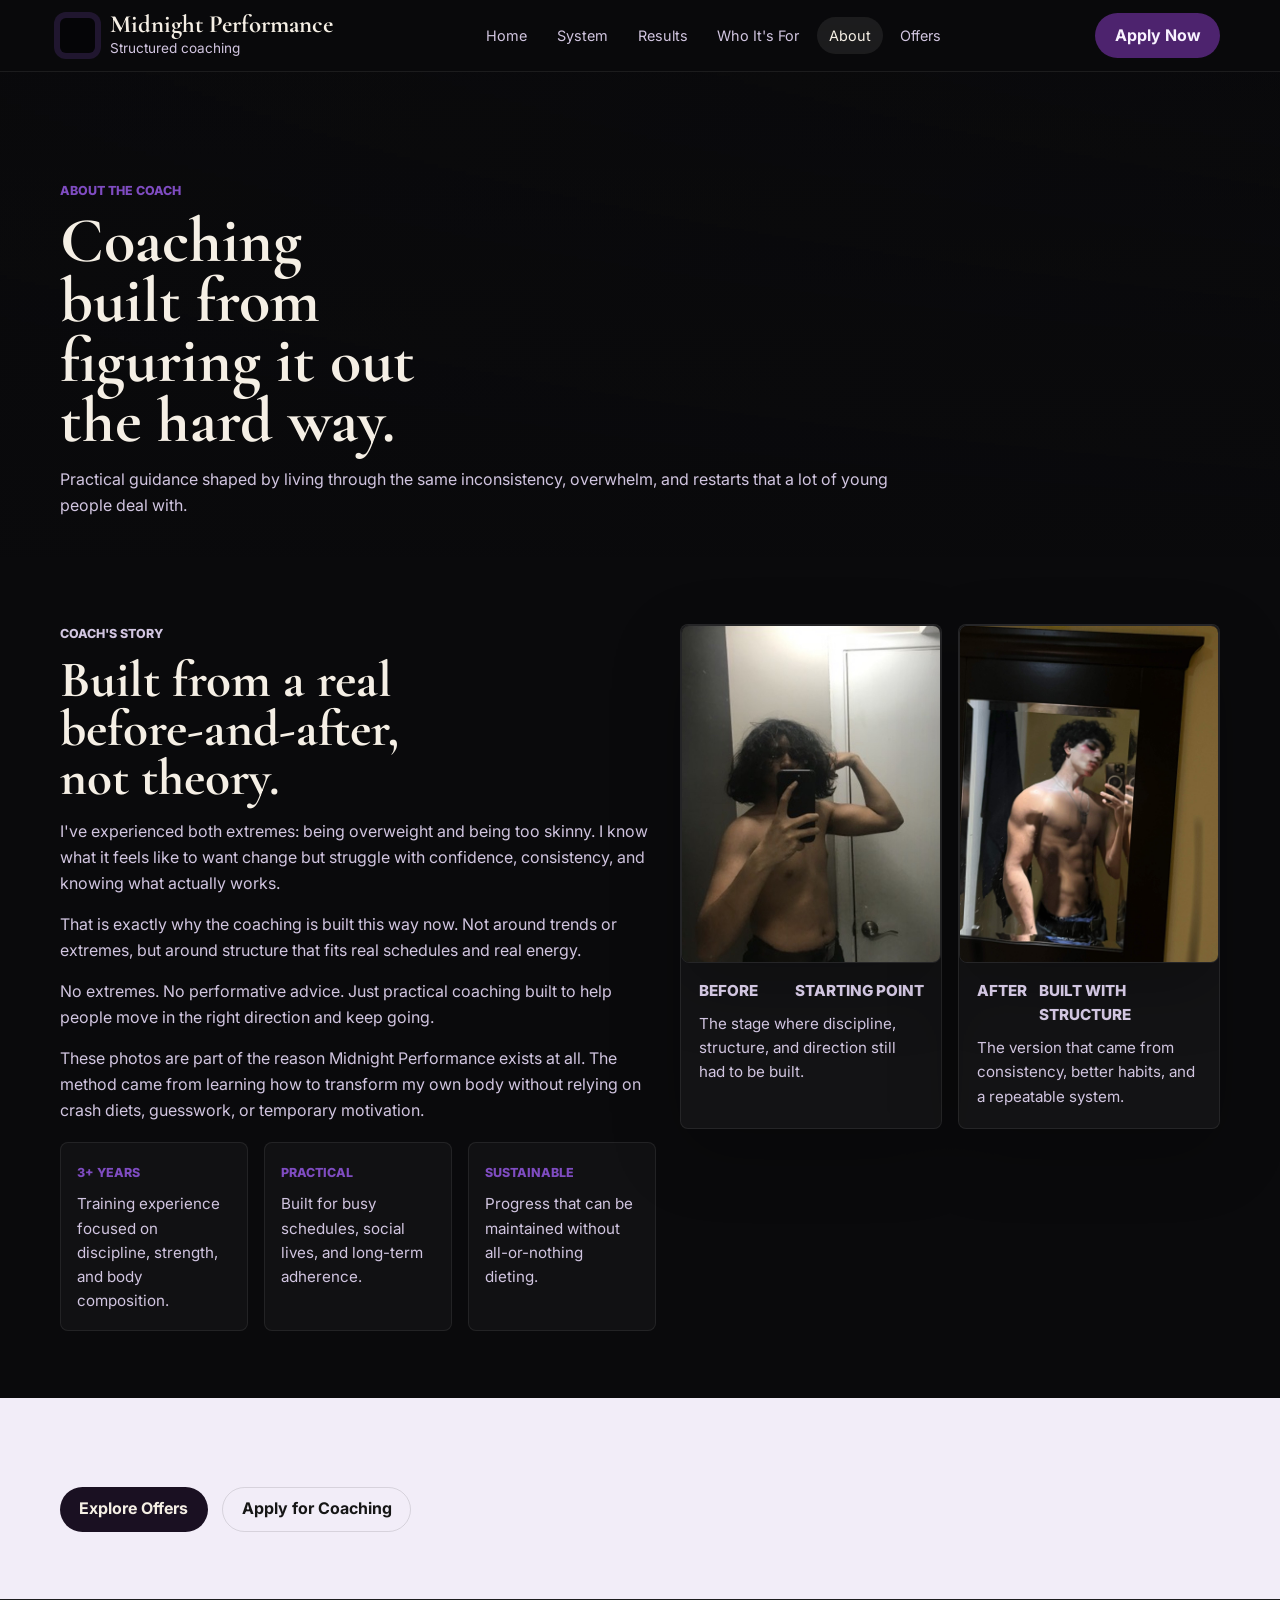
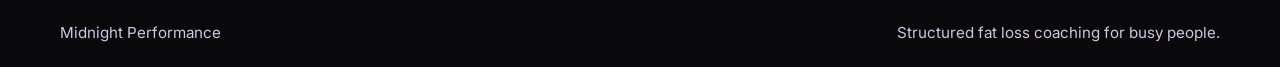
<file: about.html>
<!DOCTYPE html>
<html lang="en">
  <head>
    <meta charset="UTF-8" />
    <meta name="viewport" content="width=device-width, initial-scale=1.0" />
    <title>About | Midnight Performance</title>
    <meta
      name="description"
      content="Meet the coach behind Midnight Performance and the story that shapes the coaching philosophy."
    />
    <link rel="preconnect" href="https://fonts.googleapis.com" />
    <link rel="preconnect" href="https://fonts.gstatic.com" crossorigin />
    <link
      href="https://fonts.googleapis.com/css2?family=Cormorant+Garamond:wght@500;600;700&family=Inter:wght@400;500;600;700;800&display=swap"
      rel="stylesheet"
    />
    <link rel="stylesheet" href="./styles.css" />
  </head>
  <body>
    <header class="site-header">
      <div class="container header-inner">
        <a class="brand" href="./index.html" aria-label="Midnight Performance home">
          <span class="brand-mark"></span>
          <span class="brand-copy">
            <strong>Midnight Performance</strong>
            <span>Structured coaching</span>
          </span>
        </a>

        <nav class="site-nav" aria-label="Primary">
          <a href="./index.html">Home</a>
          <a href="./system.html">System</a>
          <a href="./results.html">Results</a>
          <a href="./for-you.html">Who It's For</a>
          <a href="./about.html" aria-current="page">About</a>
          <a href="./offers.html">Offers</a>
        </nav>

        <a class="button button-gold button-header" href="./offers.html#apply">Apply Now</a>
      </div>
    </header>

    <main>
      <section class="page-hero about-hero">
        <div class="container page-hero-content">
          <p class="eyebrow reveal is-visible">About the coach</p>
          <h1 class="reveal is-visible">Coaching built from figuring it out the hard way.</h1>
          <p class="section-copy reveal is-visible">
            Practical guidance shaped by living through the same inconsistency,
            overwhelm, and restarts that a lot of young people deal with.
          </p>
        </div>
      </section>

      <section class="section section-dark">
        <div class="container about-grid">
          <div class="about-copy">
            <div class="section-heading reveal">
              <p class="eyebrow">Coach's story</p>
              <h2>Built from a real before-and-after, not theory.</h2>
            </div>

            <p class="reveal">
              I've experienced both extremes: being overweight and being too skinny. I
              know what it feels like to want change but struggle with confidence,
              consistency, and knowing what actually works.
            </p>
            <p class="reveal">
              That is exactly why the coaching is built this way now. Not around trends
              or extremes, but around structure that fits real schedules and real energy.
            </p>
            <p class="reveal">
              No extremes. No performative advice. Just practical coaching built to help
              people move in the right direction and keep going.
            </p>
            <p class="reveal">
              These photos are part of the reason Midnight Performance exists at all. The
              method came from learning how to transform my own body without relying on
              crash diets, guesswork, or temporary motivation.
            </p>

            <div class="about-points reveal">
              <div>
                <span>3+ years</span>
                <p>Training experience focused on discipline, strength, and body composition.</p>
              </div>
              <div>
                <span>Practical</span>
                <p>Built for busy schedules, social lives, and long-term adherence.</p>
              </div>
              <div>
                <span>Sustainable</span>
                <p>Progress that can be maintained without all-or-nothing dieting.</p>
              </div>
            </div>
          </div>

          <div class="about-media reveal" aria-label="Coach before and after photos">
            <article class="transformation-card">
              <img
                class="about-image"
                src="./IMG_7317.png"
                alt="Coach before transformation"
                loading="lazy"
              />
              <div class="transformation-copy">
                <p class="transformation-label"><span>Before</span><span>Starting point</span></p>
                <p>The stage where discipline, structure, and direction still had to be built.</p>
              </div>
            </article>

            <article class="transformation-card">
              <img
                class="about-image"
                src="./91D78B64-5FDA-4EB9-8F69-EA9932AF6379.jpg"
                alt="Coach after transformation"
                loading="lazy"
              />
              <div class="transformation-copy">
                <p class="transformation-label"><span>After</span><span>Built with structure</span></p>
                <p>The version that came from consistency, better habits, and a repeatable system.</p>
              </div>
            </article>
          </div>
        </div>
      </section>

      <section class="section section-light">
        <div class="container page-links">
          <a class="button button-dark reveal" href="./offers.html">Explore Offers</a>
          <a class="button button-outline-dark reveal" href="./offers.html#apply">Apply for Coaching</a>
        </div>
      </section>
    </main>

    <footer class="site-footer">
      <div class="container footer-inner">
        <p>Midnight Performance</p>
        <p>Structured fat loss coaching for busy people.</p>
      </div>
    </footer>

    <script src="./script.js"></script>
  </body>
</html>
</file>
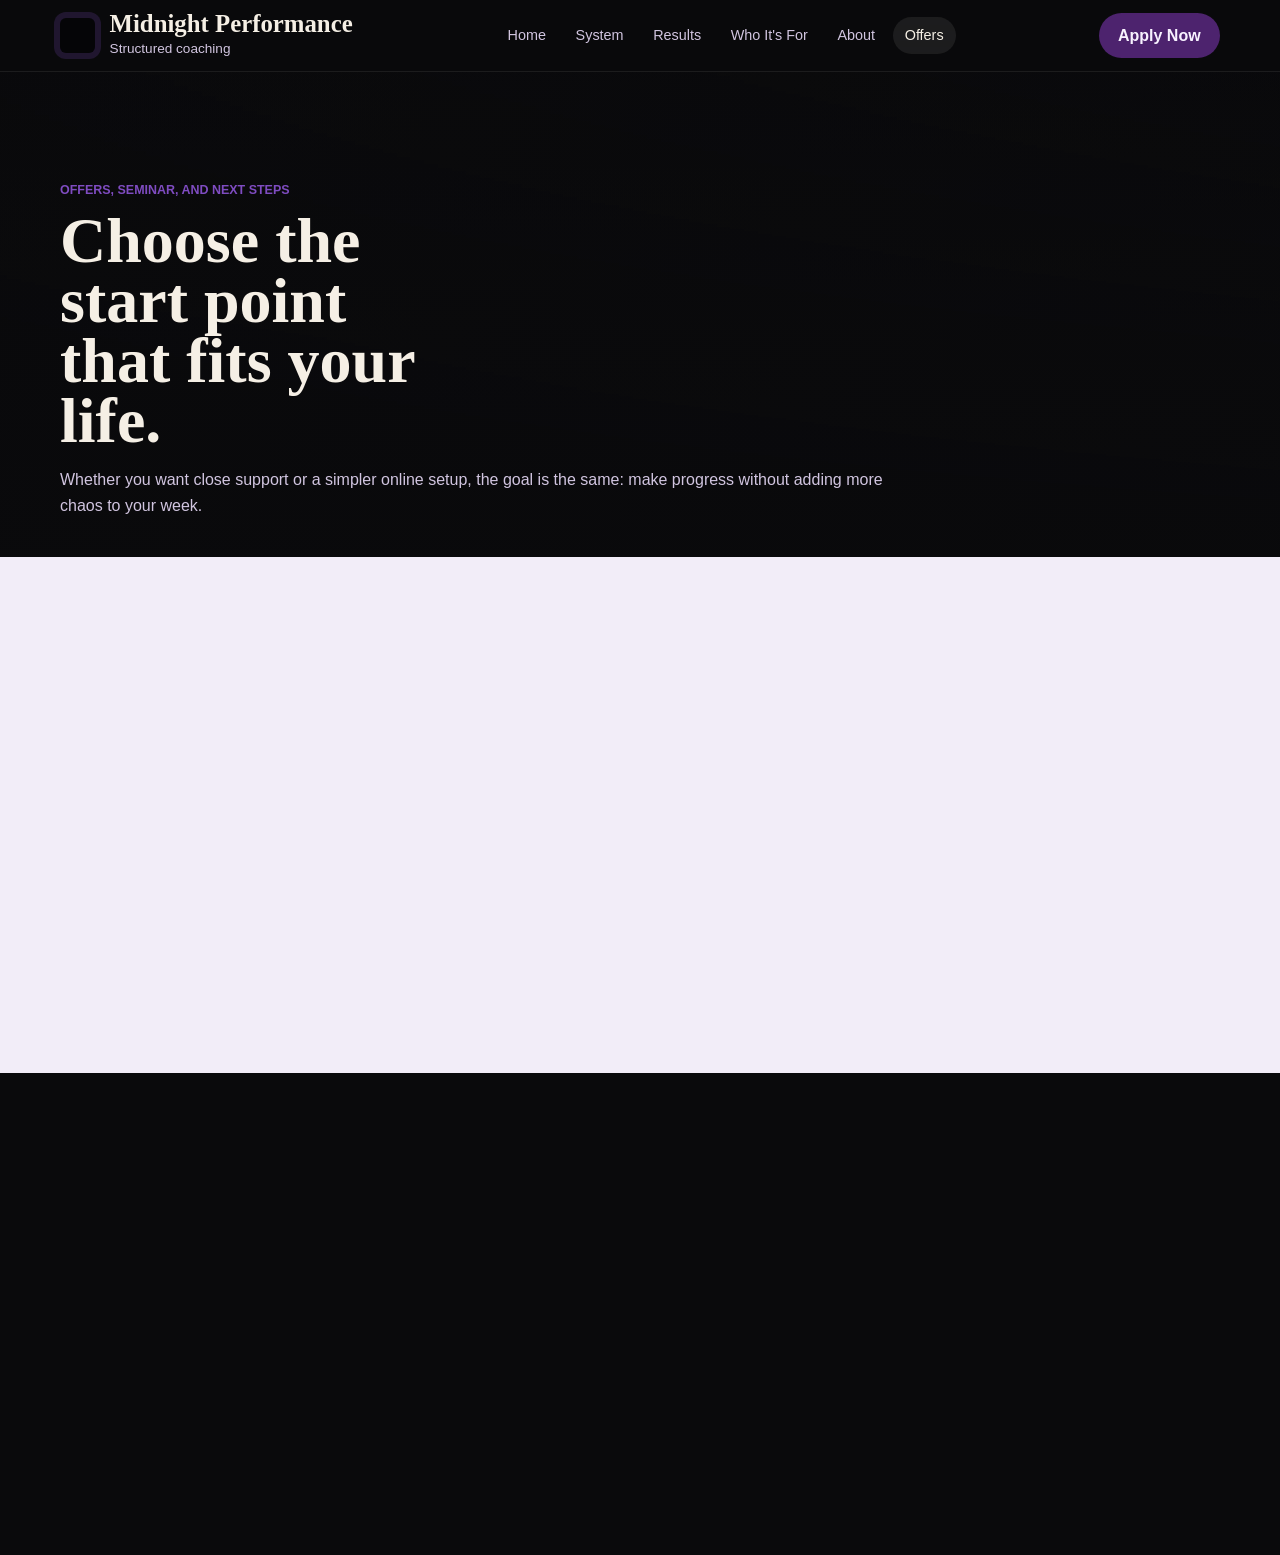
<file: apply.html>
<!DOCTYPE html>
<html lang="en">
  <head>
    <meta charset="UTF-8" />
    <meta http-equiv="refresh" content="0; url=./offers.html#apply" />
    <meta name="viewport" content="width=device-width, initial-scale=1.0" />
    <title>Redirecting | Midnight Performance</title>
    <link rel="stylesheet" href="./styles.css" />
  </head>
  <body>
    <main class="section section-dark">
      <div class="container section-heading centered">
        <p class="eyebrow">Redirecting</p>
        <h2>Apply now lives inside the offers page.</h2>
        <p class="section-copy centered-copy">
          If the redirect does not happen automatically, head to
          <a href="./offers.html#apply">the apply section</a>.
        </p>
      </div>
    </main>
  </body>
</html>
</file>
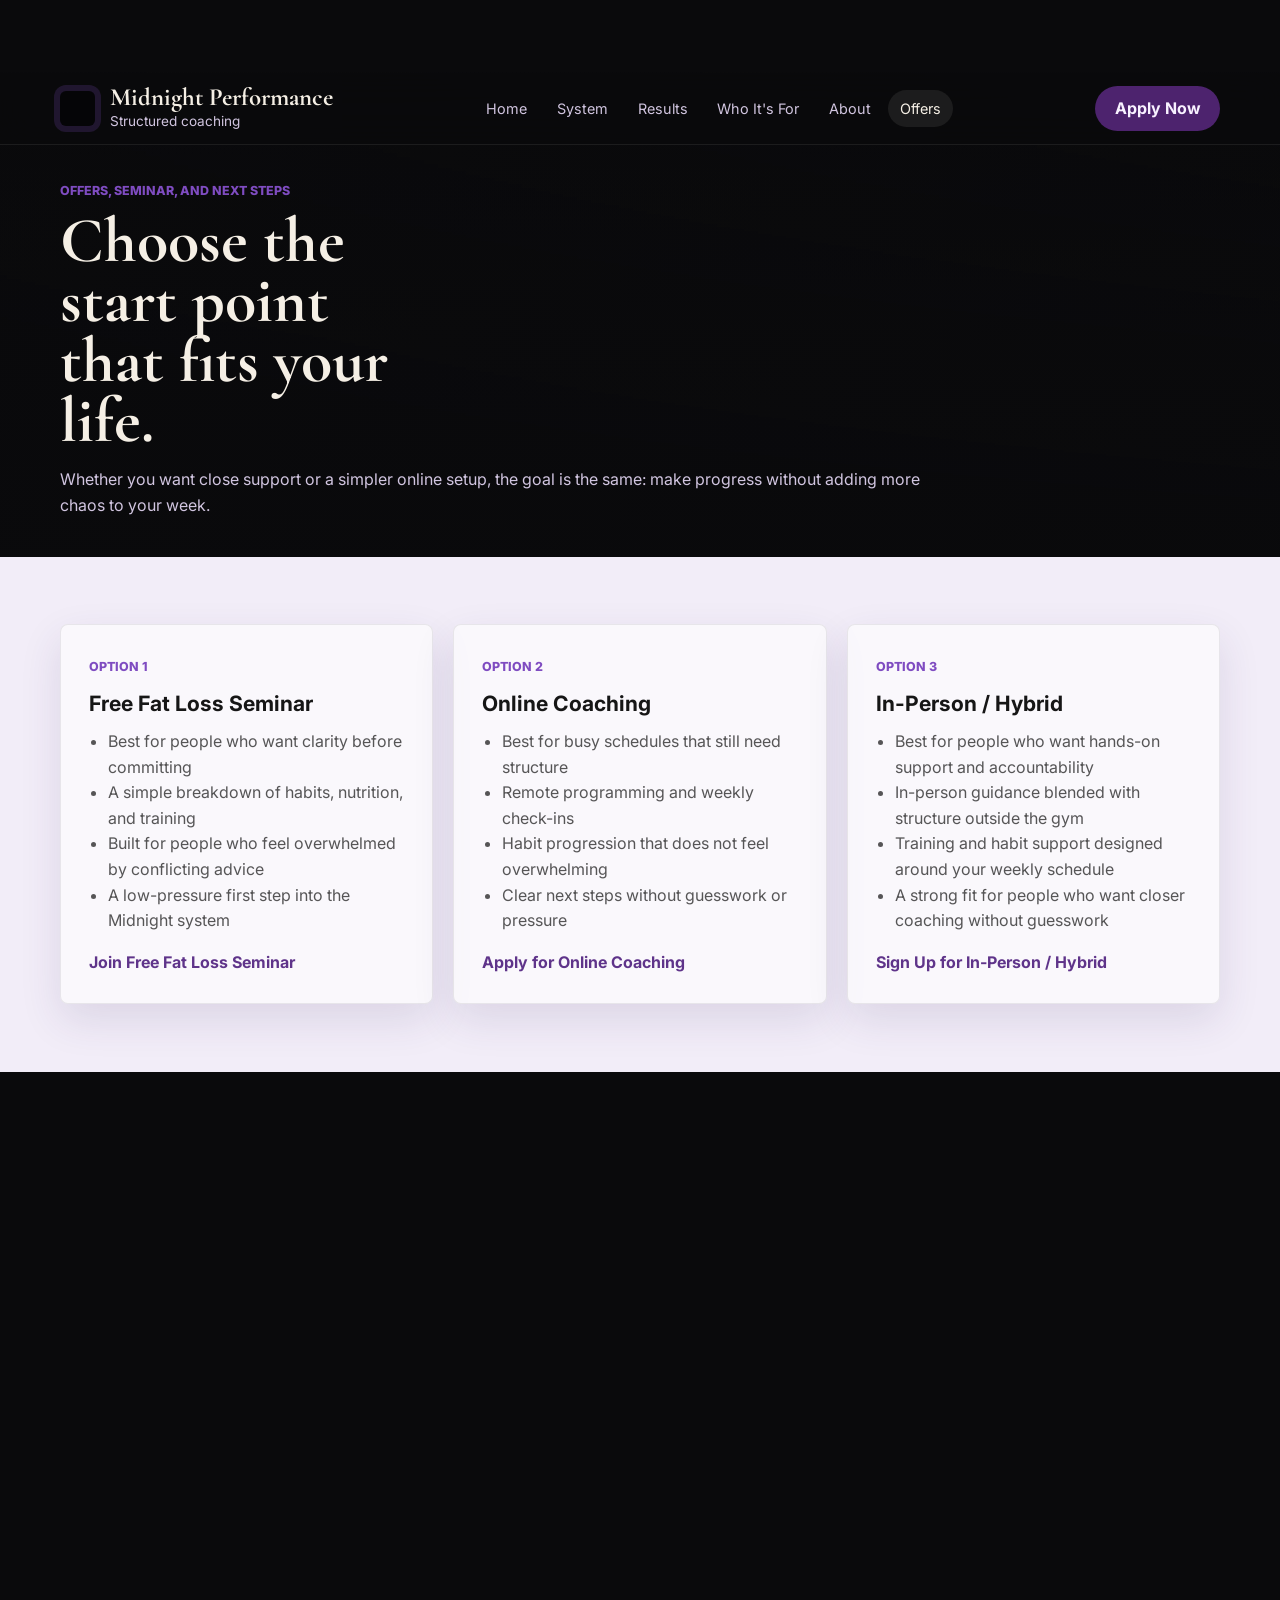
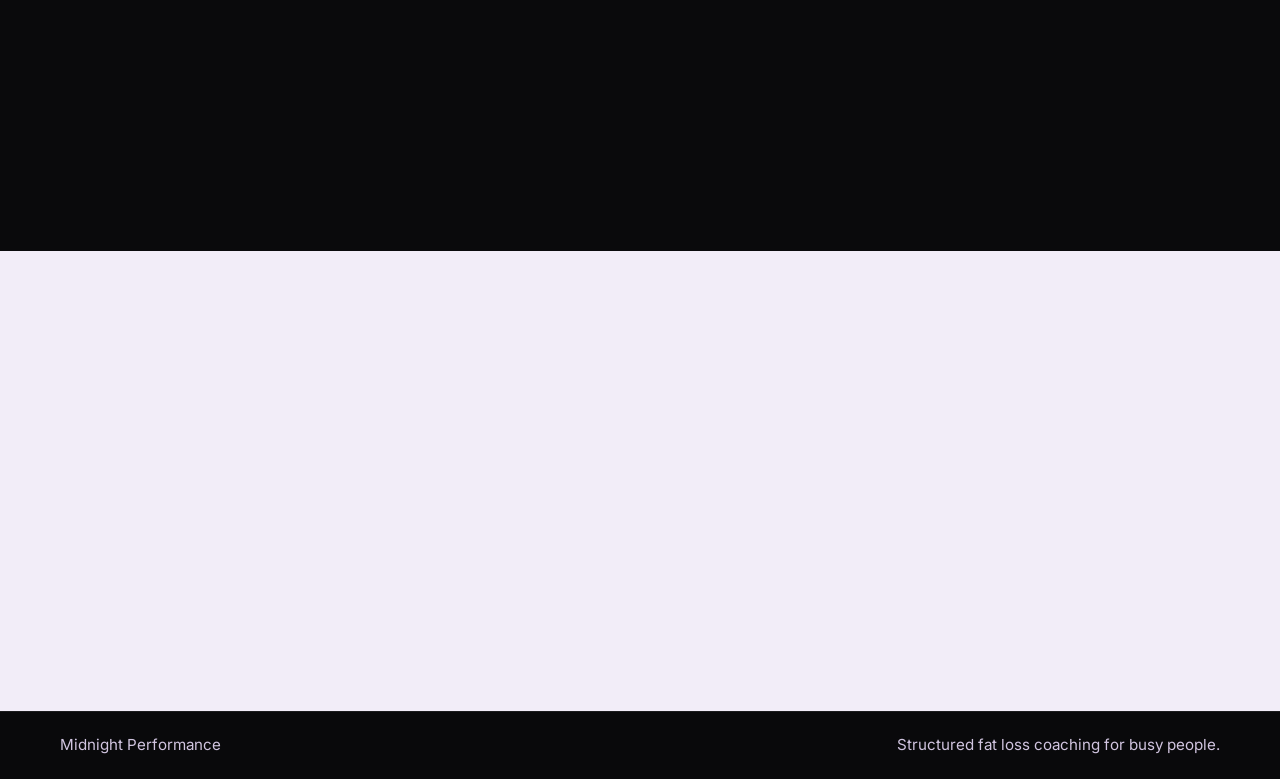
<file: breakdown.html>
<!DOCTYPE html>
<html lang="en">
  <head>
    <meta charset="UTF-8" />
    <meta http-equiv="refresh" content="0; url=./offers.html#seminar" />
    <meta name="viewport" content="width=device-width, initial-scale=1.0" />
    <title>Redirecting | Midnight Performance</title>
    <link rel="stylesheet" href="./styles.css" />
  </head>
  <body>
    <main class="section section-dark">
      <div class="container section-heading centered">
        <p class="eyebrow">Redirecting</p>
        <h2>The seminar now lives inside the offers page.</h2>
        <p class="section-copy centered-copy">
          If the redirect does not happen automatically, head to
          <a href="./offers.html#seminar">the seminar section</a>.
        </p>
      </div>
    </main>
  </body>
</html>
</file>
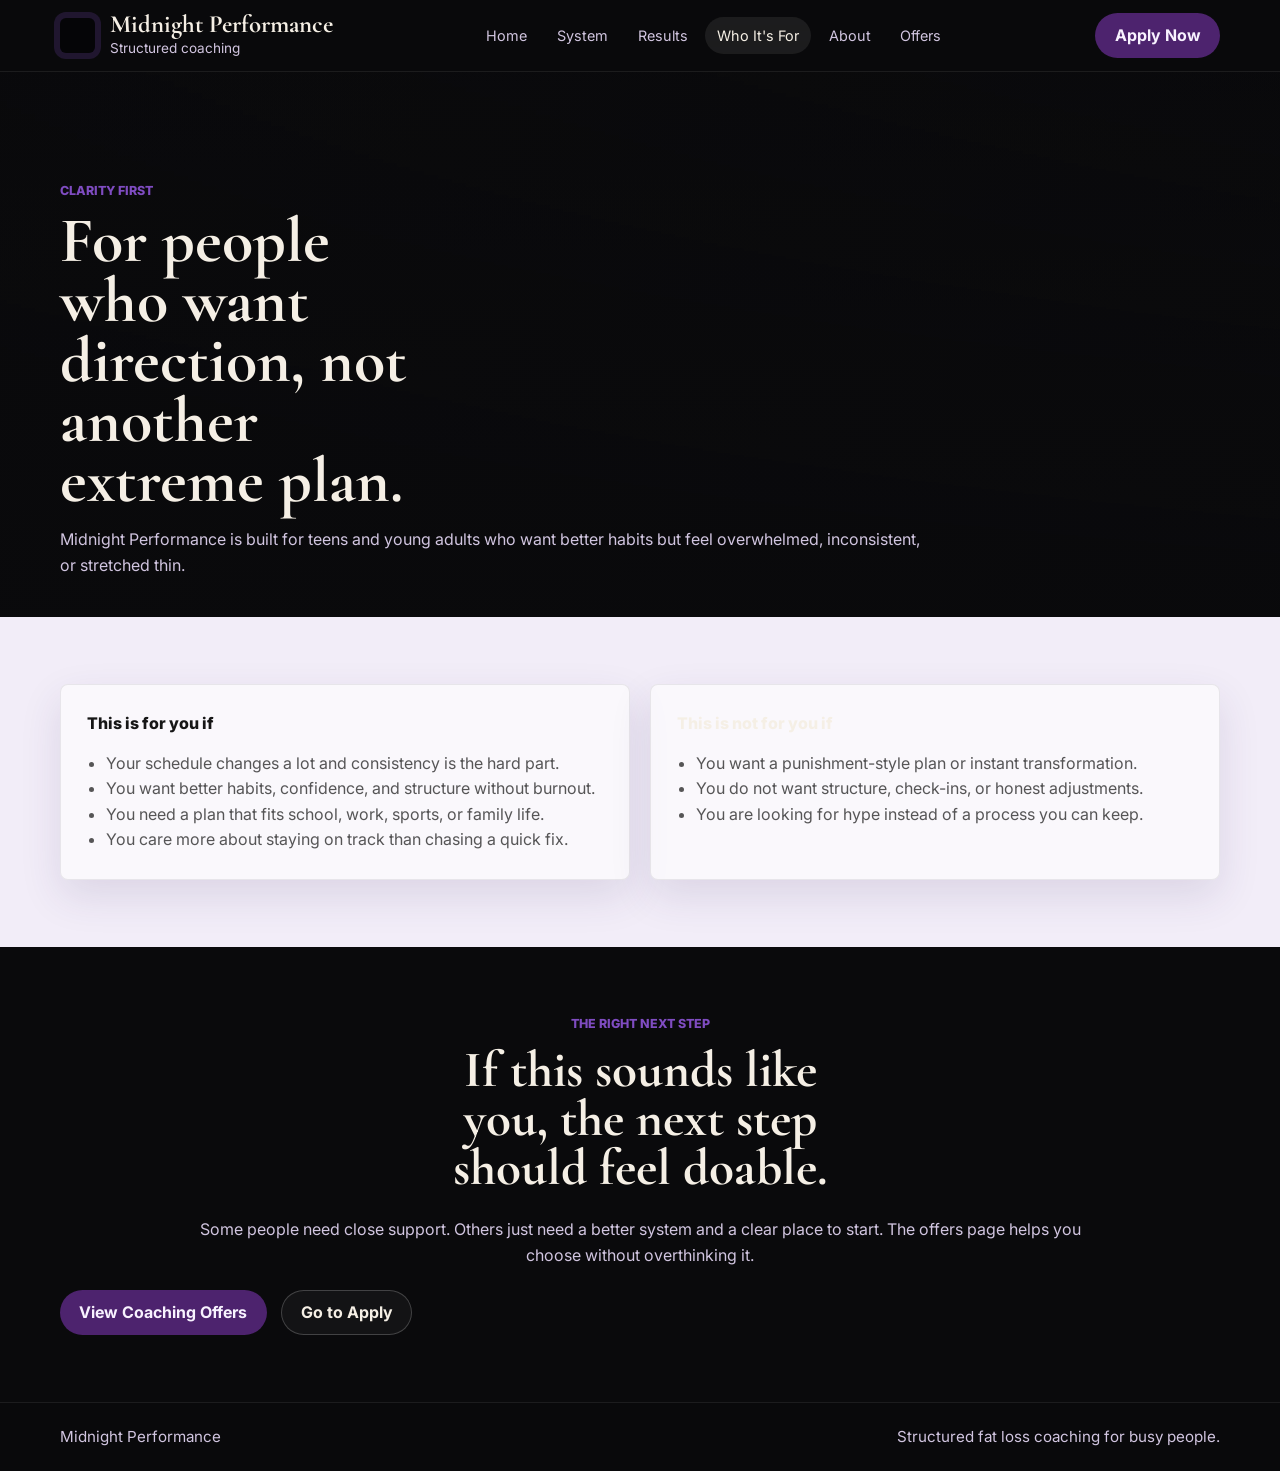
<file: for-you.html>
<!DOCTYPE html>
<html lang="en">
  <head>
    <meta charset="UTF-8" />
    <meta name="viewport" content="width=device-width, initial-scale=1.0" />
    <title>Who It's For | Midnight Performance</title>
    <meta
      name="description"
      content="See whether Midnight Performance is the right fit for teens and young adults who need better structure."
    />
    <link rel="preconnect" href="https://fonts.googleapis.com" />
    <link rel="preconnect" href="https://fonts.gstatic.com" crossorigin />
    <link
      href="https://fonts.googleapis.com/css2?family=Cormorant+Garamond:wght@500;600;700&family=Inter:wght@400;500;600;700;800&display=swap"
      rel="stylesheet"
    />
    <link rel="stylesheet" href="./styles.css" />
  </head>
  <body>
    <header class="site-header">
      <div class="container header-inner">
        <a class="brand" href="./index.html" aria-label="Midnight Performance home">
          <span class="brand-mark"></span>
          <span class="brand-copy">
            <strong>Midnight Performance</strong>
            <span>Structured coaching</span>
          </span>
        </a>

        <nav class="site-nav" aria-label="Primary">
          <a href="./index.html">Home</a>
          <a href="./system.html">System</a>
          <a href="./results.html">Results</a>
          <a href="./for-you.html" aria-current="page">Who It's For</a>
          <a href="./about.html">About</a>
          <a href="./offers.html">Offers</a>
        </nav>

        <a class="button button-gold button-header" href="./offers.html#apply">Apply Now</a>
      </div>
    </header>

    <main>
      <section class="page-hero fit-hero">
        <div class="container page-hero-content">
          <p class="eyebrow reveal is-visible">Clarity first</p>
          <h1 class="reveal is-visible">For people who want direction, not another extreme plan.</h1>
          <p class="section-copy reveal is-visible">
            Midnight Performance is built for teens and young adults who want better
            habits but feel overwhelmed, inconsistent, or stretched thin.
          </p>
        </div>
      </section>

      <section class="section section-light">
        <div class="container fit-grid">
          <article class="fit-panel reveal">
            <p class="fit-label">This is for you if</p>
            <ul>
              <li>Your schedule changes a lot and consistency is the hard part.</li>
              <li>You want better habits, confidence, and structure without burnout.</li>
              <li>You need a plan that fits school, work, sports, or family life.</li>
              <li>You care more about staying on track than chasing a quick fix.</li>
            </ul>
          </article>

          <article class="fit-panel fit-panel-dark reveal">
            <p class="fit-label">This is not for you if</p>
            <ul>
              <li>You want a punishment-style plan or instant transformation.</li>
              <li>You do not want structure, check-ins, or honest adjustments.</li>
              <li>You are looking for hype instead of a process you can keep.</li>
            </ul>
          </article>
        </div>
      </section>

      <section class="section section-dark">
        <div class="container split-intro">
          <div class="section-heading reveal">
            <p class="eyebrow">The right next step</p>
            <h2>If this sounds like you, the next step should feel doable.</h2>
          </div>
          <p class="section-copy reveal">
            Some people need close support. Others just need a better system and a clear
            place to start. The offers page helps you choose without overthinking it.
          </p>
        </div>

        <div class="container page-links">
          <a class="button button-gold reveal" href="./offers.html">View Coaching Offers</a>
          <a class="button button-ghost reveal" href="./offers.html#apply">Go to Apply</a>
        </div>
      </section>
    </main>

    <footer class="site-footer">
      <div class="container footer-inner">
        <p>Midnight Performance</p>
        <p>Structured fat loss coaching for busy people.</p>
      </div>
    </footer>

    <script src="./script.js"></script>
  </body>
</html>
</file>
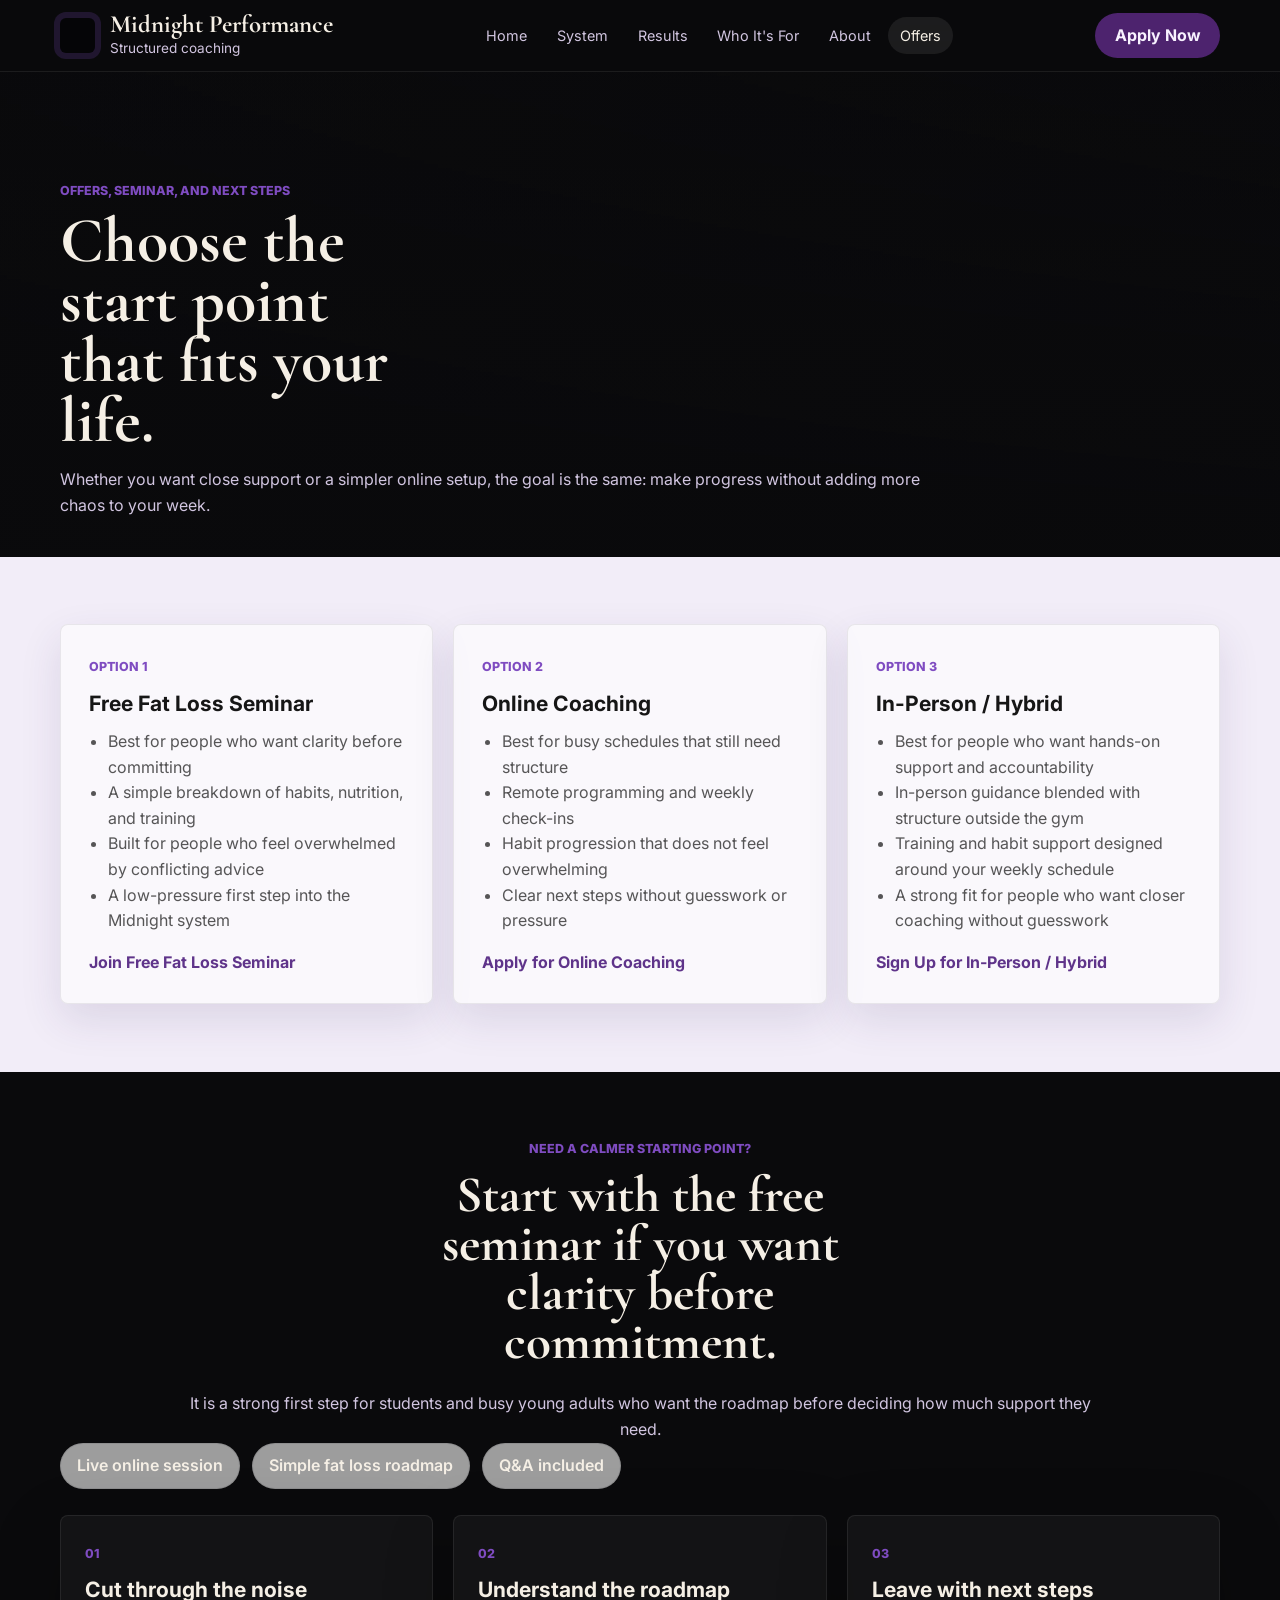
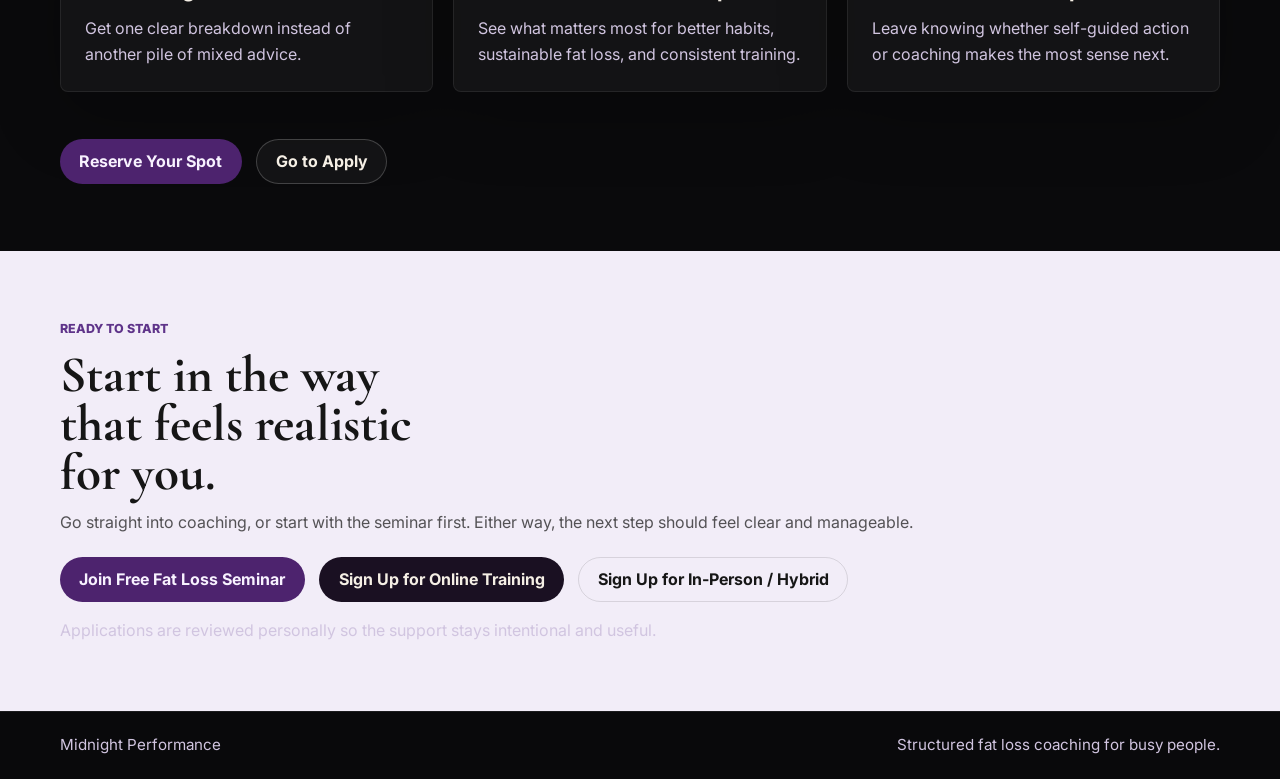
<file: offers.html>
<!DOCTYPE html>
<html lang="en">
  <head>
    <meta charset="UTF-8" />
    <meta name="viewport" content="width=device-width, initial-scale=1.0" />
    <title>Offers | Midnight Performance</title>
    <meta
      name="description"
      content="Compare Midnight Performance options, start with a free seminar, and choose a doable next step."
    />
    <link rel="preconnect" href="https://fonts.googleapis.com" />
    <link rel="preconnect" href="https://fonts.gstatic.com" crossorigin />
    <link
      href="https://fonts.googleapis.com/css2?family=Cormorant+Garamond:wght@500;600;700&family=Inter:wght@400;500;600;700;800&display=swap"
      rel="stylesheet"
    />
    <link rel="stylesheet" href="./styles.css" />
  </head>
  <body>
    <header class="site-header">
      <div class="container header-inner">
        <a class="brand" href="./index.html" aria-label="Midnight Performance home">
          <span class="brand-mark"></span>
          <span class="brand-copy">
            <strong>Midnight Performance</strong>
            <span>Structured coaching</span>
          </span>
        </a>

        <nav class="site-nav" aria-label="Primary">
          <a href="./index.html">Home</a>
          <a href="./system.html">System</a>
          <a href="./results.html">Results</a>
          <a href="./for-you.html">Who It's For</a>
          <a href="./about.html">About</a>
          <a href="./offers.html" aria-current="page">Offers</a>
        </nav>

        <a class="button button-gold button-header" href="./offers.html#apply">Apply Now</a>
      </div>
    </header>

    <main>
      <section class="page-hero offers-hero">
        <div class="container page-hero-content">
          <p class="eyebrow reveal is-visible">Offers, seminar, and next steps</p>
          <h1 class="reveal is-visible">Choose the start point that fits your life.</h1>
          <p class="section-copy reveal is-visible">
            Whether you want close support or a simpler online setup, the goal is the
            same: make progress without adding more chaos to your week.
          </p>
        </div>
      </section>

      <section class="section section-light" id="offers">
        <div class="container offer-grid">
          <article class="offer reveal">
            <p class="offer-kicker">Option 1</p>
            <h3>Free Fat Loss Seminar</h3>
            <ul>
              <li>Best for people who want clarity before committing</li>
              <li>A simple breakdown of habits, nutrition, and training</li>
              <li>Built for people who feel overwhelmed by conflicting advice</li>
              <li>A low-pressure first step into the Midnight system</li>
            </ul>
            <a
              class="text-link"
              href="https://docs.google.com/forms/d/e/1FAIpQLSdmE8Nfbl0RZTsZE3I0LBkD9NPxg4uep3VzIPS4Tq2xD36e4w/viewform?usp=dialog"
              target="_blank"
              rel="noreferrer"
            >
              Join Free Fat Loss Seminar
            </a>
          </article>

          <article class="offer offer-featured reveal">
            <p class="offer-kicker">Option 2</p>
            <h3>Online Coaching</h3>
            <ul>
              <li>Best for busy schedules that still need structure</li>
              <li>Remote programming and weekly check-ins</li>
              <li>Habit progression that does not feel overwhelming</li>
              <li>Clear next steps without guesswork or pressure</li>
            </ul>
            <a
              class="text-link"
              href="https://docs.google.com/forms/d/e/1FAIpQLSeMLSgniwocQ6e23OhTtmP3uv6Uci76GiuPMc5dBju4fv2DIA/viewform?usp=dialog"
              target="_blank"
              rel="noreferrer"
            >
              Apply for Online Coaching
            </a>
          </article>

          <article class="offer reveal">
            <p class="offer-kicker">Option 3</p>
            <h3>In-Person / Hybrid</h3>
            <ul>
              <li>Best for people who want hands-on support and accountability</li>
              <li>In-person guidance blended with structure outside the gym</li>
              <li>Training and habit support designed around your weekly schedule</li>
              <li>A strong fit for people who want closer coaching without guesswork</li>
            </ul>
            <a
              class="text-link"
              href="https://docs.google.com/forms/d/1ywweS70dCW3MPodNJRxD7l1glWhX0SVuOPnvJY3k5yY"
              target="_blank"
              rel="noreferrer"
            >
              Sign Up for In-Person / Hybrid
            </a>
          </article>
        </div>
      </section>

      <section class="section section-dark" id="seminar">
        <div class="container split-intro">
          <div class="section-heading reveal">
            <p class="eyebrow">Need a calmer starting point?</p>
            <h2>Start with the free seminar if you want clarity before commitment.</h2>
          </div>
          <p class="section-copy reveal">
            It is a strong first step for students and busy young adults who want the
            roadmap before deciding how much support they need.
          </p>
        </div>

        <div class="container breakdown-inner reveal">
          <div class="breakdown-meta" aria-label="Session highlights">
            <span>Live online session</span>
            <span>Simple fat loss roadmap</span>
            <span>Q&amp;A included</span>
          </div>

          <div class="steps-grid">
            <article class="step-card">
              <span>01</span>
              <h3>Cut through the noise</h3>
              <p>Get one clear breakdown instead of another pile of mixed advice.</p>
            </article>
            <article class="step-card">
              <span>02</span>
              <h3>Understand the roadmap</h3>
              <p>See what matters most for better habits, sustainable fat loss, and consistent training.</p>
            </article>
            <article class="step-card">
              <span>03</span>
              <h3>Leave with next steps</h3>
              <p>Leave knowing whether self-guided action or coaching makes the most sense next.</p>
            </article>
          </div>

          <div class="page-links">
            <a
              class="button button-gold"
              href="https://docs.google.com/forms/d/e/1FAIpQLSdmE8Nfbl0RZTsZE3I0LBkD9NPxg4uep3VzIPS4Tq2xD36e4w/viewform?usp=dialog"
              target="_blank"
              rel="noreferrer"
            >
              Reserve Your Spot
            </a>
            <a class="button button-ghost" href="#apply">Go to Apply</a>
          </div>
        </div>
      </section>

      <section class="section section-light" id="apply">
        <div class="container">
          <div class="section-heading reveal">
            <p class="eyebrow eyebrow-dark">Ready to start</p>
            <h2>Start in the way that feels realistic for you.</h2>
            <p class="section-copy">
              Go straight into coaching, or start with the seminar first. Either way,
              the next step should feel clear and manageable.
            </p>
          </div>

          <div class="cta-actions reveal">
            <a
              class="button button-gold"
              href="https://docs.google.com/forms/d/e/1FAIpQLSdmE8Nfbl0RZTsZE3I0LBkD9NPxg4uep3VzIPS4Tq2xD36e4w/viewform?usp=dialog"
              target="_blank"
              rel="noreferrer"
            >
              Join Free Fat Loss Seminar
            </a>
            <a
              class="button button-dark"
              href="https://docs.google.com/forms/d/e/1FAIpQLSeMLSgniwocQ6e23OhTtmP3uv6Uci76GiuPMc5dBju4fv2DIA/viewform?usp=dialog"
              target="_blank"
              rel="noreferrer"
            >
              Sign Up for Online Training
            </a>
            <a
              class="button button-outline-dark"
              href="https://docs.google.com/forms/d/1ywweS70dCW3MPodNJRxD7l1glWhX0SVuOPnvJY3k5yY"
              target="_blank"
              rel="noreferrer"
            >
              Sign Up for In-Person / Hybrid
            </a>
          </div>

          <p class="cta-note reveal">
            Applications are reviewed personally so the support stays intentional and useful.
          </p>
        </div>
      </section>
    </main>

    <footer class="site-footer">
      <div class="container footer-inner">
        <p>Midnight Performance</p>
        <p>Structured fat loss coaching for busy people.</p>
      </div>
    </footer>

    <script src="./script.js"></script>
  </body>
</html>
</file>
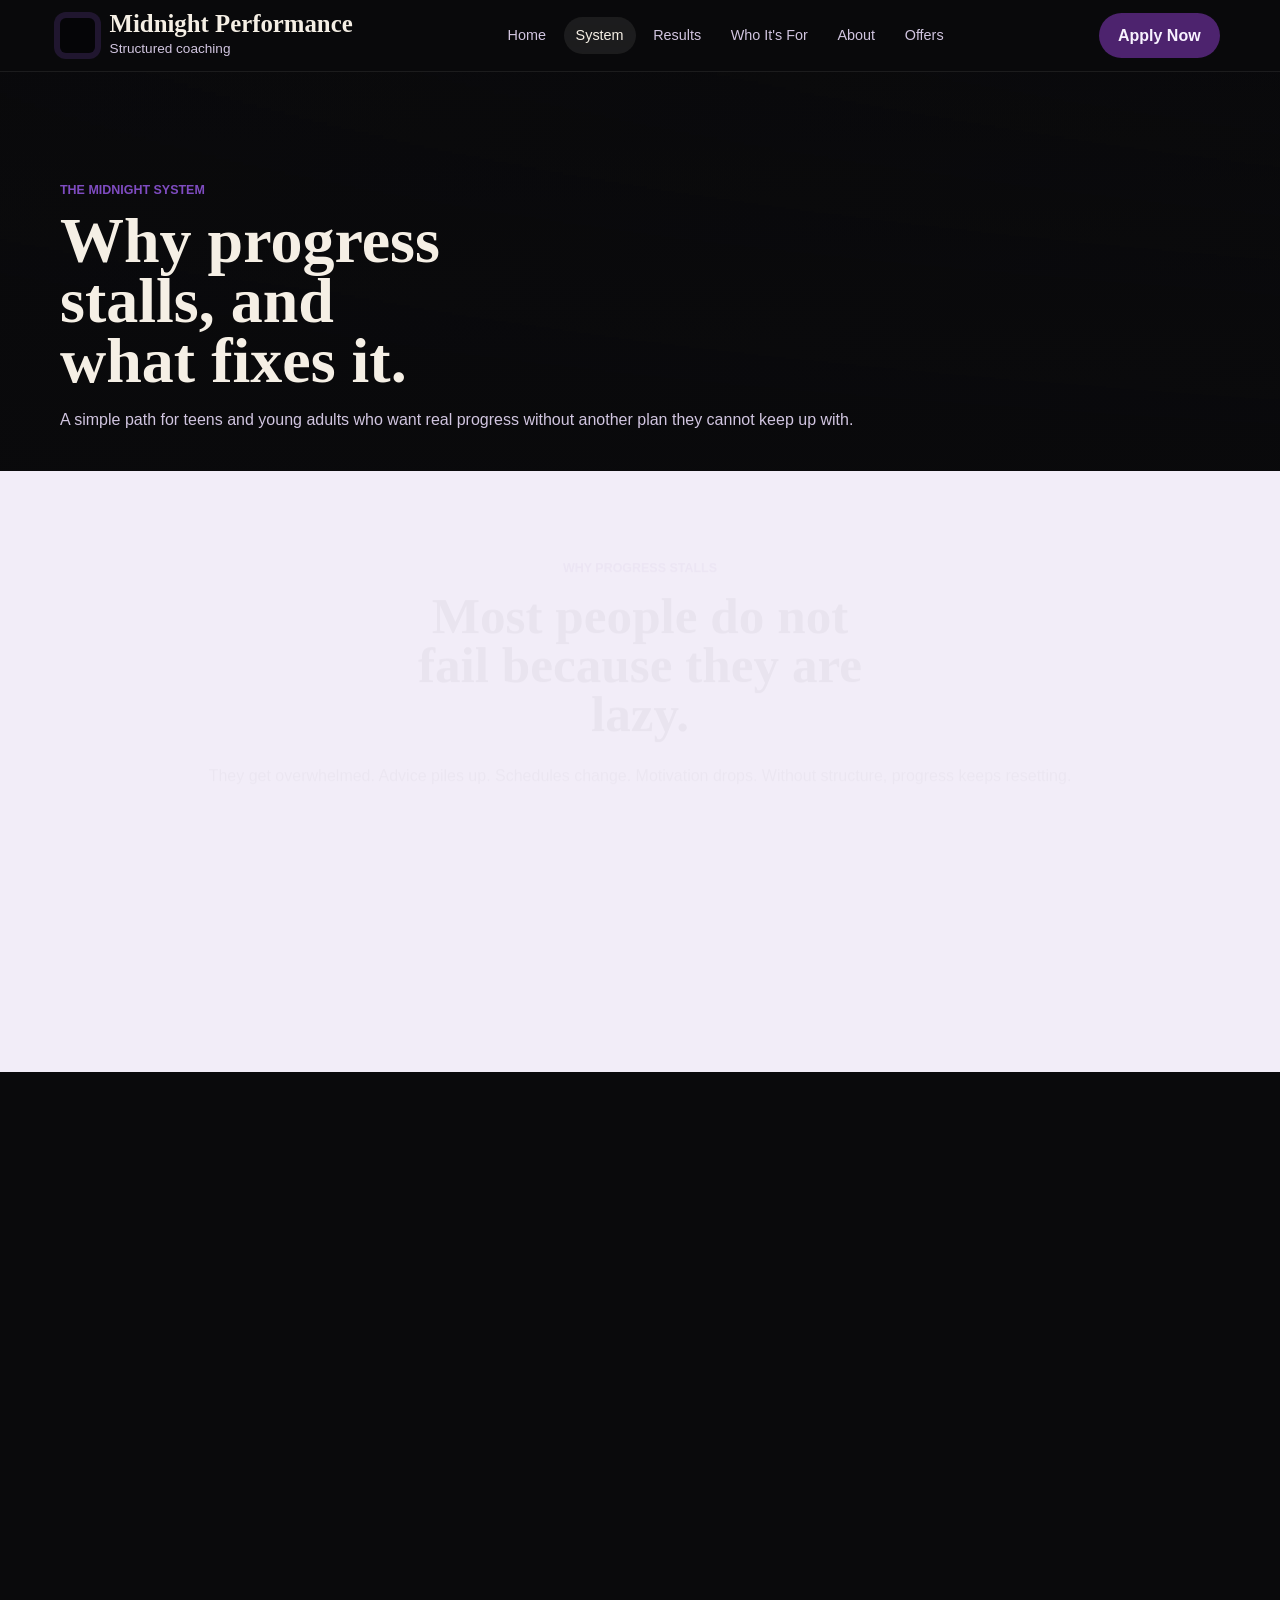
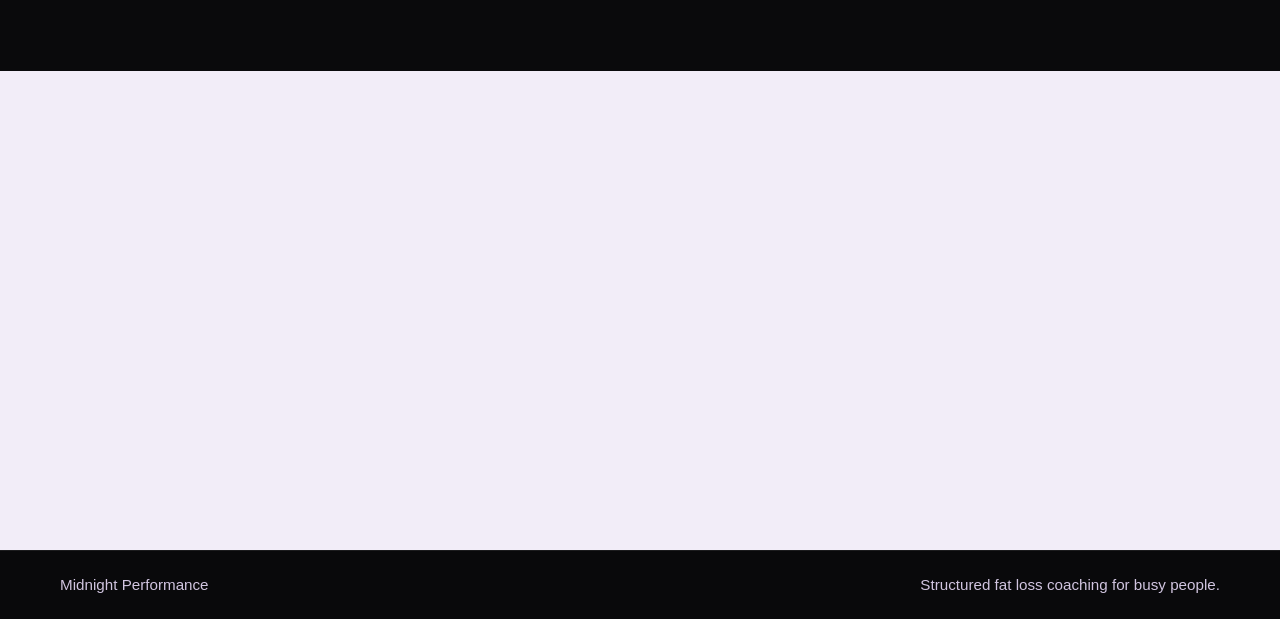
<file: problem.html>
<!DOCTYPE html>
<html lang="en">
  <head>
    <meta charset="UTF-8" />
    <meta http-equiv="refresh" content="0; url=./system.html" />
    <meta name="viewport" content="width=device-width, initial-scale=1.0" />
    <title>Redirecting | Midnight Performance</title>
    <link rel="stylesheet" href="./styles.css" />
  </head>
  <body>
    <main class="section section-dark">
      <div class="container section-heading centered">
        <p class="eyebrow">Redirecting</p>
        <h2>The problem and method now live on one page.</h2>
        <p class="section-copy centered-copy">
          If the redirect does not happen automatically, head to
          <a href="./system.html">the system page</a>.
        </p>
      </div>
    </main>
  </body>
</html>
</file>
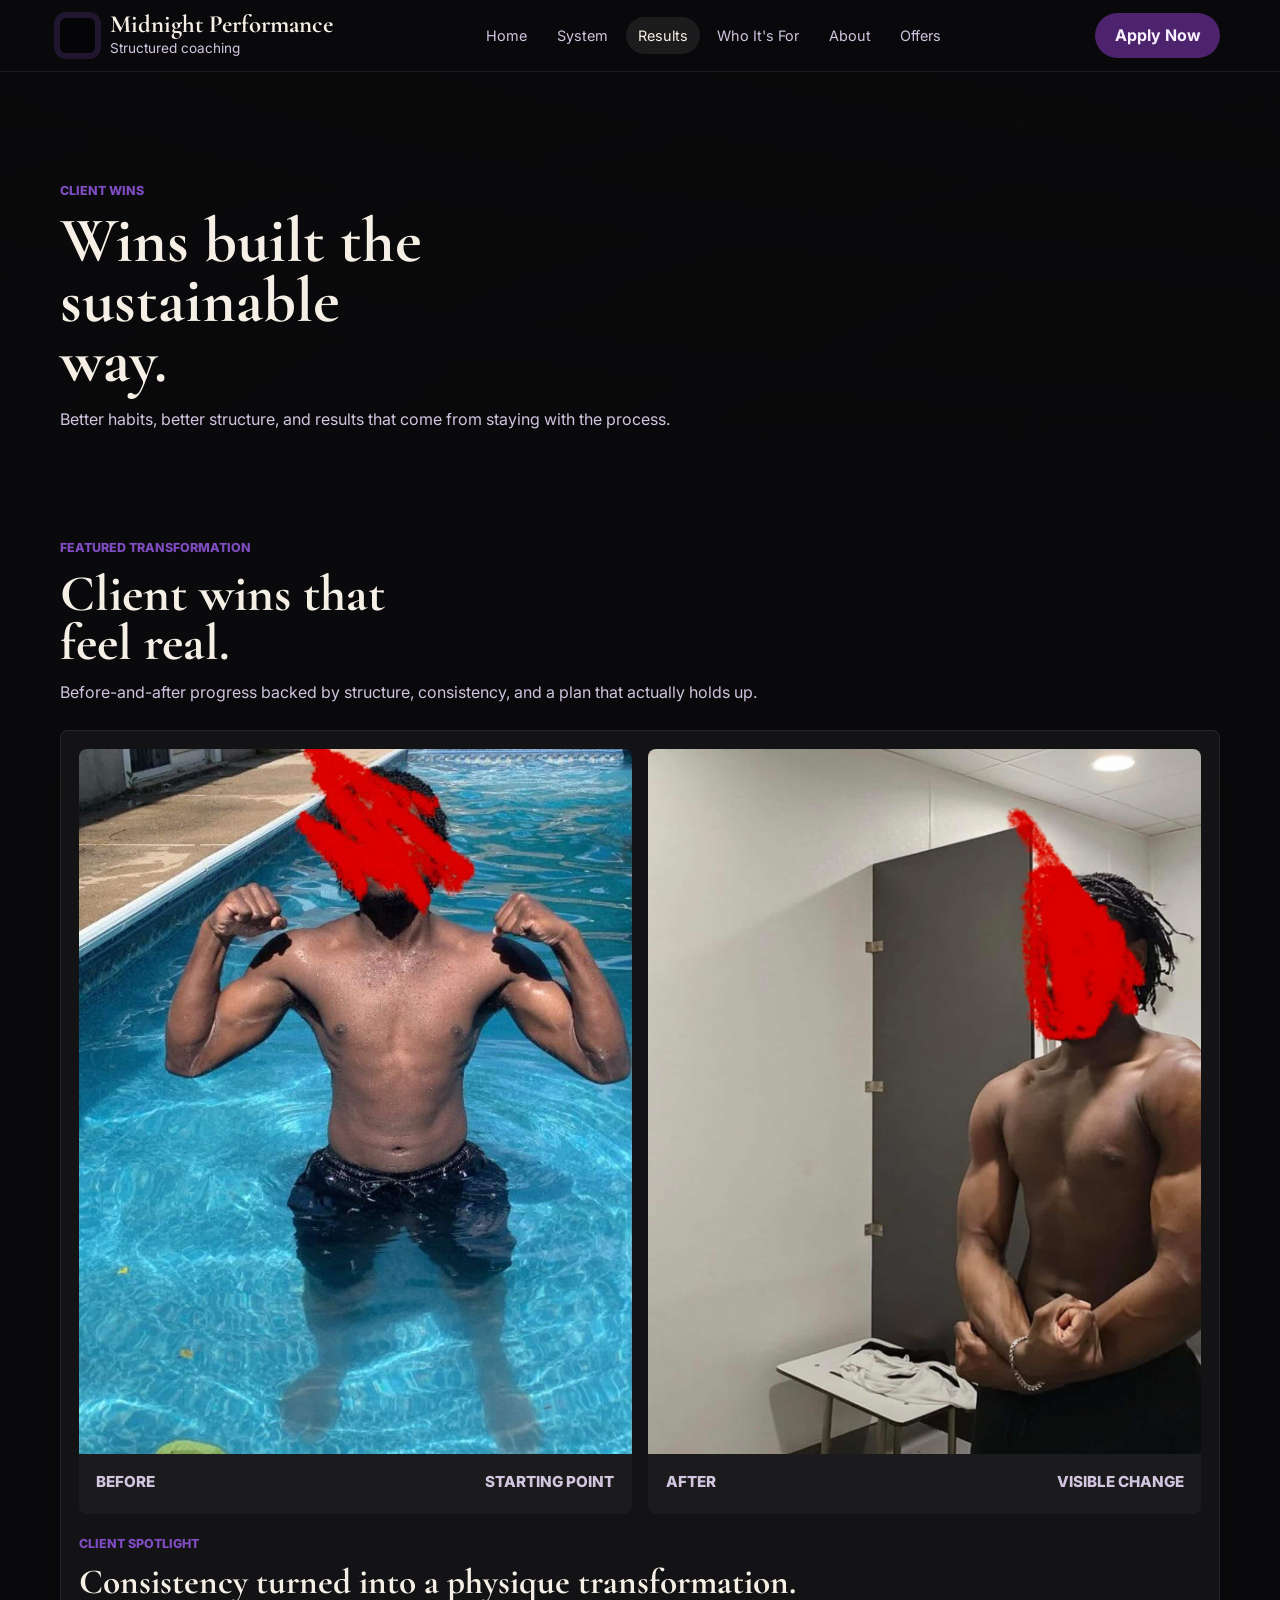
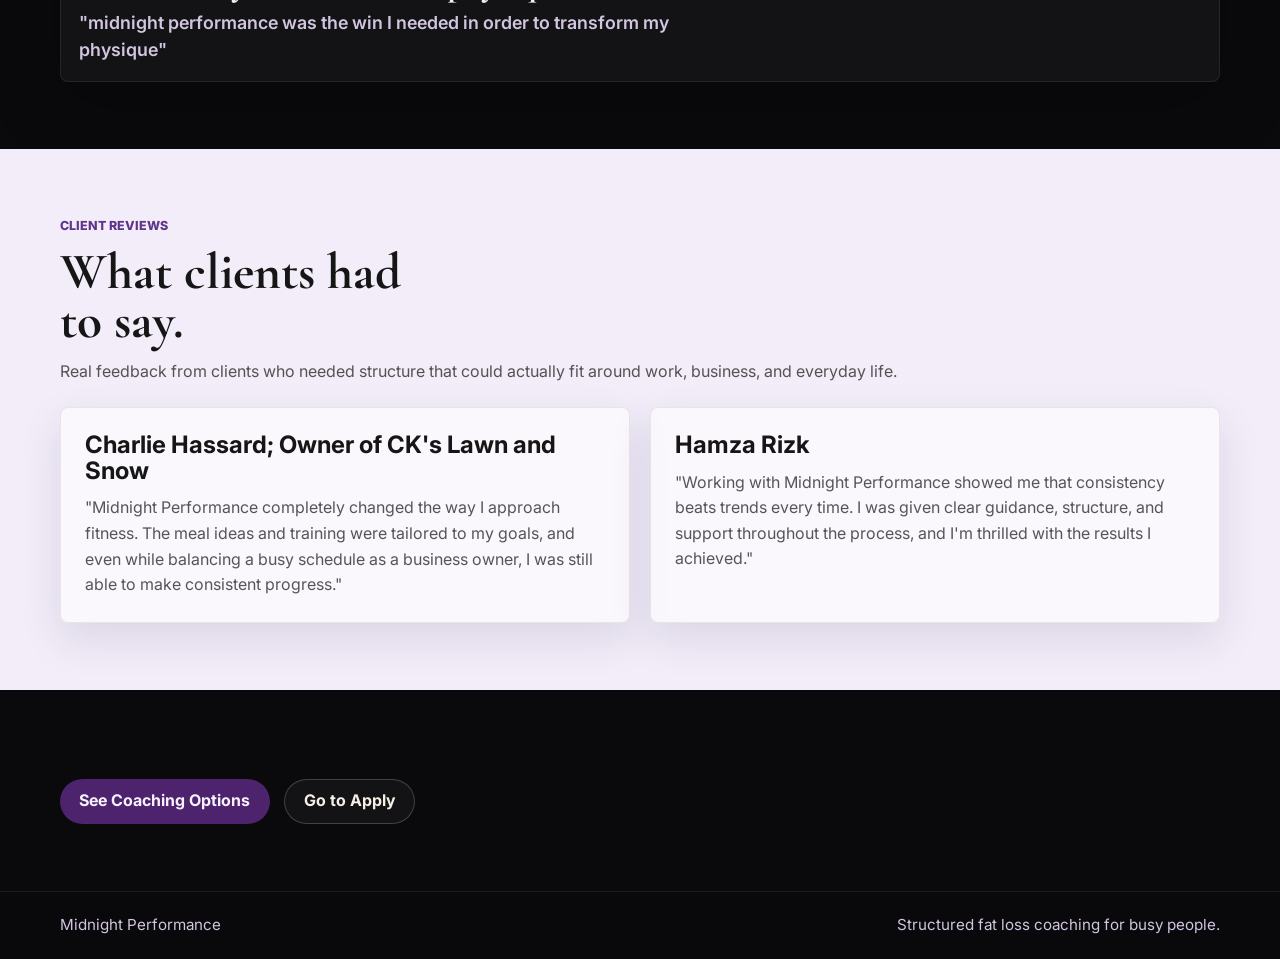
<file: results.html>
<!DOCTYPE html>
<html lang="en">
  <head>
    <meta charset="UTF-8" />
    <meta name="viewport" content="width=device-width, initial-scale=1.0" />
    <title>Results | Midnight Performance</title>
    <meta
      name="description"
      content="Client wins, transformation stories, and proof of the Midnight Performance process."
    />
    <link rel="preconnect" href="https://fonts.googleapis.com" />
    <link rel="preconnect" href="https://fonts.gstatic.com" crossorigin />
    <link
      href="https://fonts.googleapis.com/css2?family=Cormorant+Garamond:wght@500;600;700&family=Inter:wght@400;500;600;700;800&display=swap"
      rel="stylesheet"
    />
    <link rel="stylesheet" href="./styles.css" />
  </head>
  <body>
    <header class="site-header">
      <div class="container header-inner">
        <a class="brand" href="./index.html" aria-label="Midnight Performance home">
          <span class="brand-mark"></span>
          <span class="brand-copy">
            <strong>Midnight Performance</strong>
            <span>Structured coaching</span>
          </span>
        </a>

        <nav class="site-nav" aria-label="Primary">
          <a href="./index.html">Home</a>
          <a href="./system.html">System</a>
          <a href="./results.html" aria-current="page">Results</a>
          <a href="./for-you.html">Who It's For</a>
          <a href="./about.html">About</a>
          <a href="./offers.html">Offers</a>
        </nav>

        <a class="button button-gold button-header" href="./offers.html#apply">Apply Now</a>
      </div>
    </header>

    <main>
      <section class="page-hero results-hero">
        <div class="container page-hero-content">
          <p class="eyebrow reveal is-visible">Client wins</p>
          <h1 class="reveal is-visible">Wins built the sustainable way.</h1>
          <p class="section-copy reveal is-visible">
            Better habits, better structure, and results that come from staying with the process.
          </p>
        </div>
      </section>

      <section class="section section-dark">
        <div class="container">
          <div class="section-heading reveal">
            <p class="eyebrow">Featured transformation</p>
            <h2>Client wins that feel real.</h2>
            <p class="section-copy">
              Before-and-after progress backed by structure, consistency, and a plan that
              actually holds up.
            </p>
          </div>

          <article class="featured-win reveal">
            <div class="comparison-grid" aria-label="Client before and after photos">
              <div class="comparison-image">
                <img
                  src="./681152271_1691987335337542_2777682518829456023_n.jpg"
                  alt="Client before transformation in a swimming pool"
                  loading="lazy"
                />
                <div class="transformation-copy">
                  <p class="transformation-label"><span>Before</span><span>Starting point</span></p>
                </div>
              </div>

              <div class="comparison-image">
                <img
                  src="./676936719_1406155687944702_3545560321290536941_n.jpg"
                  alt="Client after transformation flexing in a locker room"
                  loading="lazy"
                />
                <div class="transformation-copy">
                  <p class="transformation-label"><span>After</span><span>Visible change</span></p>
                </div>
              </div>
            </div>

            <div class="featured-win-copy">
              <span class="eyebrow">Client spotlight</span>
              <h3>Consistency turned into a physique transformation.</h3>
              <p class="featured-win-quote">
                "midnight performance was the win I needed in order to transform my physique"
              </p>
            </div>
          </article>
        </div>
      </section>

      <section class="section section-light">
        <div class="container">
          <div class="section-heading reveal">
            <p class="eyebrow eyebrow-dark">Client reviews</p>
            <h2>What clients had to say.</h2>
            <p class="section-copy">
              Real feedback from clients who needed structure that could actually fit
              around work, business, and everyday life.
            </p>
          </div>

          <div class="testimonial-grid">
            <article class="testimonial reveal">
              <h3><strong>Charlie Hassard; Owner of CK's Lawn and Snow</strong></h3>
              <p>
                "Midnight Performance completely changed the way I approach fitness.
                The meal ideas and training were tailored to my goals, and even while
                balancing a busy schedule as a business owner, I was still able to
                make consistent progress."
              </p>
            </article>
            <article class="testimonial reveal">
              <h3><strong>Hamza Rizk</strong></h3>
              <p>
                "Working with Midnight Performance showed me that consistency beats
                trends every time. I was given clear guidance, structure, and support
                throughout the process, and I'm thrilled with the results I achieved."
              </p>
            </article>
          </div>
        </div>
      </section>

      <section class="section section-dark">
        <div class="container page-links">
          <a class="button button-gold reveal" href="./offers.html">See Coaching Options</a>
          <a class="button button-ghost reveal" href="./offers.html#apply">Go to Apply</a>
        </div>
      </section>
    </main>

    <footer class="site-footer">
      <div class="container footer-inner">
        <p>Midnight Performance</p>
        <p>Structured fat loss coaching for busy people.</p>
      </div>
    </footer>

    <script src="./script.js"></script>
  </body>
</html>
</file>
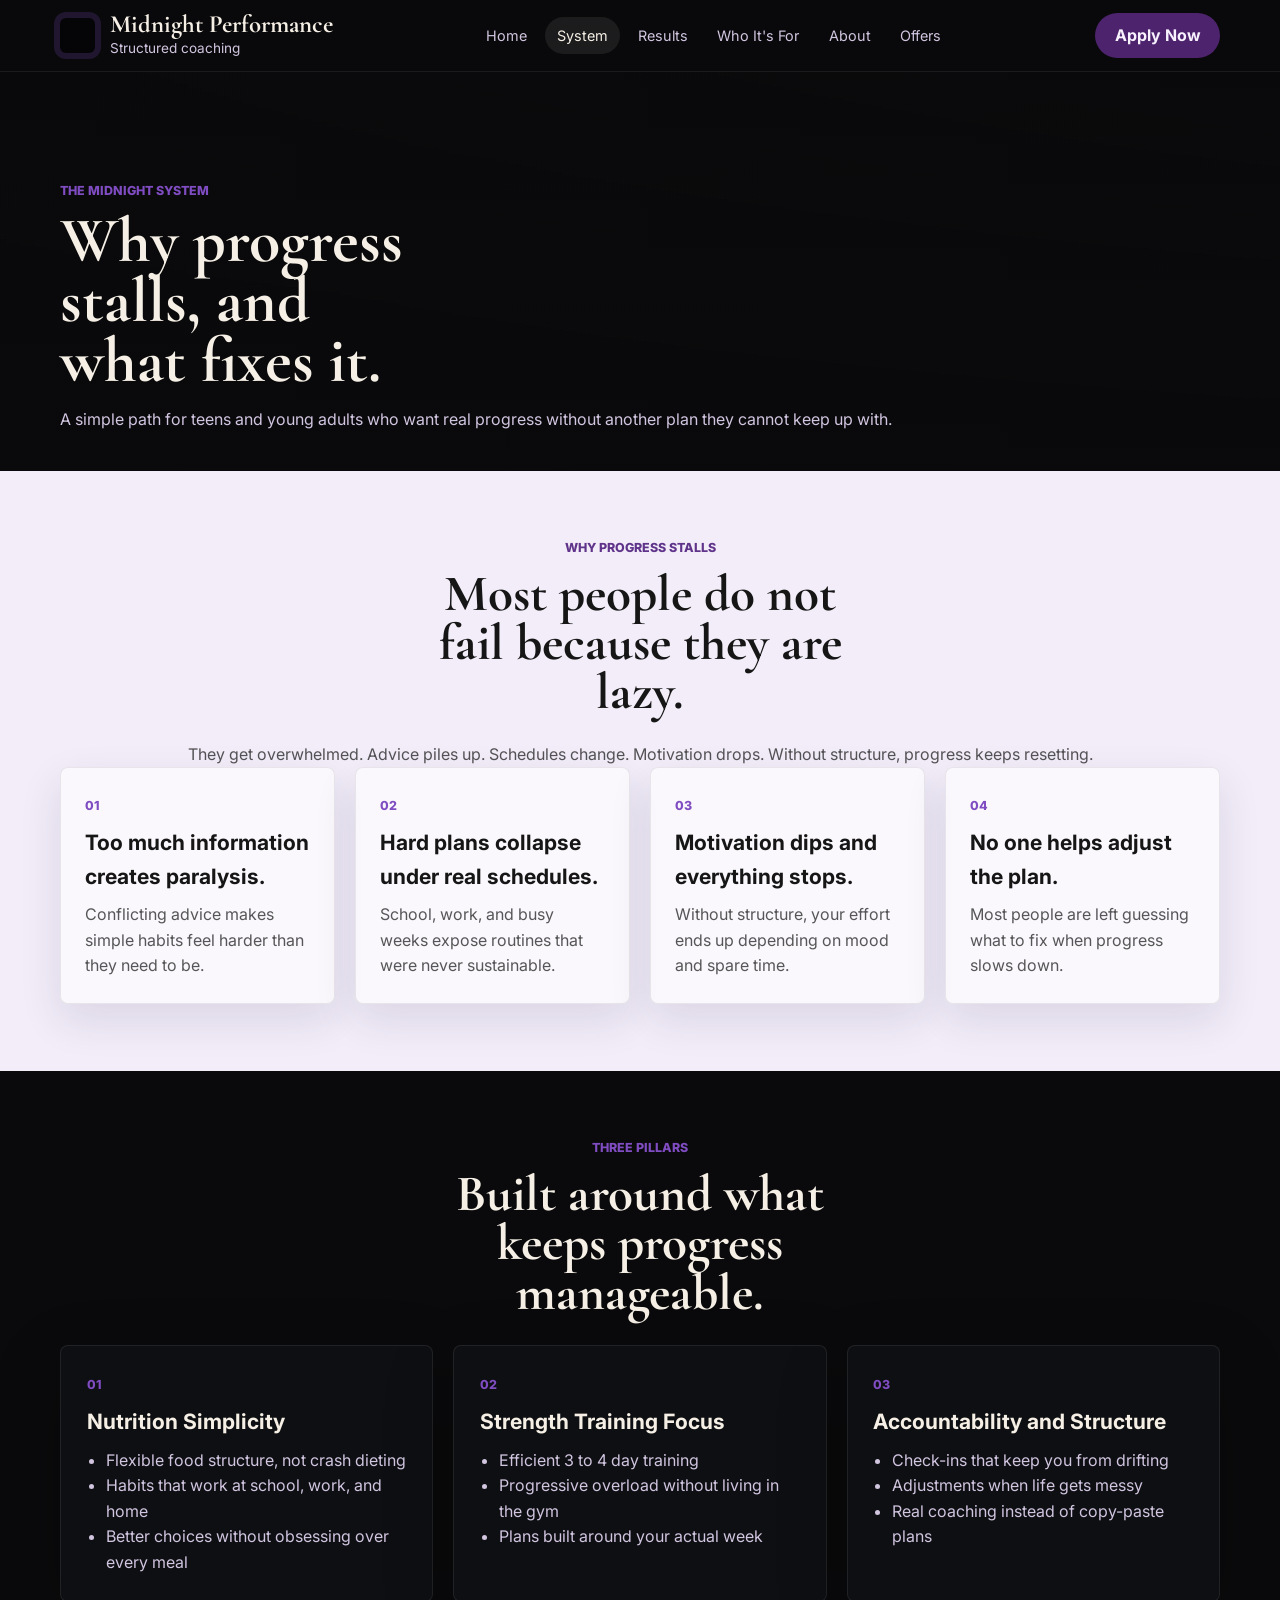
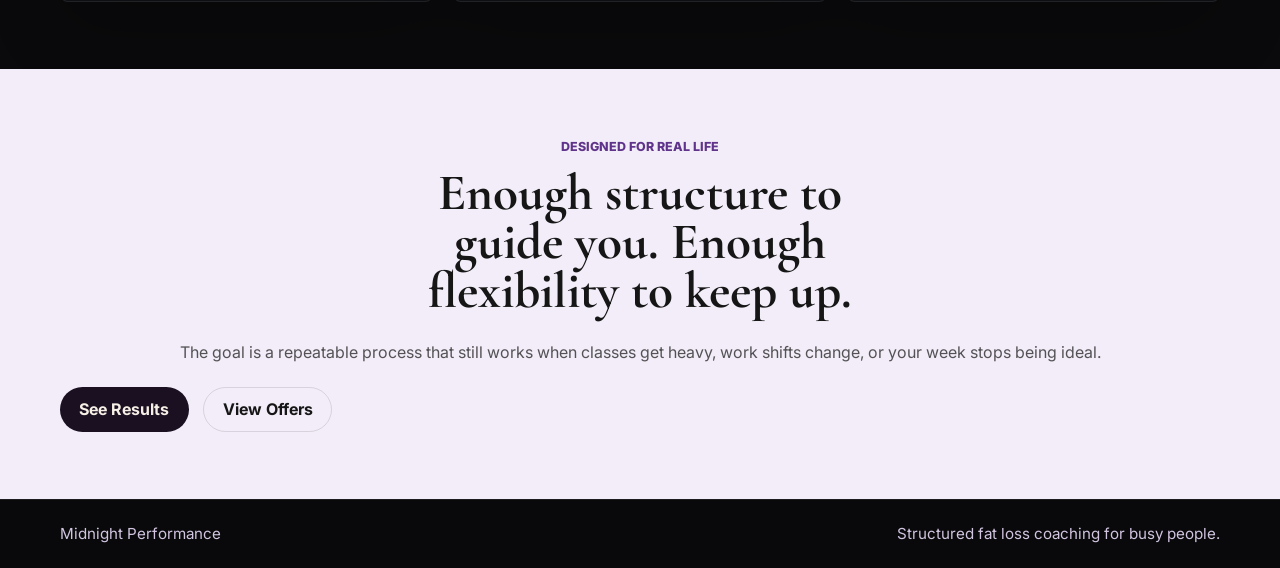
<file: system.html>
<!DOCTYPE html>
<html lang="en">
  <head>
    <meta charset="UTF-8" />
    <meta name="viewport" content="width=device-width, initial-scale=1.0" />
    <title>The System | Midnight Performance</title>
    <meta
      name="description"
      content="The Midnight system: a clear habit-first framework for overwhelmed teens and young adults who need structure."
    />
    <link rel="preconnect" href="https://fonts.googleapis.com" />
    <link rel="preconnect" href="https://fonts.gstatic.com" crossorigin />
    <link
      href="https://fonts.googleapis.com/css2?family=Cormorant+Garamond:wght@500;600;700&family=Inter:wght@400;500;600;700;800&display=swap"
      rel="stylesheet"
    />
    <link rel="stylesheet" href="./styles.css" />
  </head>
  <body>
    <header class="site-header">
      <div class="container header-inner">
        <a class="brand" href="./index.html" aria-label="Midnight Performance home">
          <span class="brand-mark"></span>
          <span class="brand-copy">
            <strong>Midnight Performance</strong>
            <span>Structured coaching</span>
          </span>
        </a>

        <nav class="site-nav" aria-label="Primary">
          <a href="./index.html">Home</a>
          <a href="./system.html" aria-current="page">System</a>
          <a href="./results.html">Results</a>
          <a href="./for-you.html">Who It's For</a>
          <a href="./about.html">About</a>
          <a href="./offers.html">Offers</a>
        </nav>

        <a class="button button-gold button-header" href="./offers.html#apply">Apply Now</a>
      </div>
    </header>

    <main>
      <section class="page-hero system-hero">
        <div class="container page-hero-content">
          <p class="eyebrow reveal is-visible">The Midnight System</p>
          <h1 class="reveal is-visible">Why progress stalls, and what fixes it.</h1>
          <p class="section-copy reveal is-visible">
            A simple path for teens and young adults who want real progress without
            another plan they cannot keep up with.
          </p>
        </div>
      </section>

      <section class="section section-light">
        <div class="container split-intro">
          <div class="section-heading reveal">
            <p class="eyebrow eyebrow-dark">Why progress stalls</p>
            <h2>Most people do not fail because they are lazy.</h2>
          </div>
          <p class="section-copy reveal">
            They get overwhelmed. Advice piles up. Schedules change. Motivation drops.
            Without structure, progress keeps resetting.
          </p>
        </div>

        <div class="container problem-grid">
          <article class="problem-item reveal">
            <span>01</span>
            <h3>Too much information creates paralysis.</h3>
            <p>Conflicting advice makes simple habits feel harder than they need to be.</p>
          </article>
          <article class="problem-item reveal">
            <span>02</span>
            <h3>Hard plans collapse under real schedules.</h3>
            <p>School, work, and busy weeks expose routines that were never sustainable.</p>
          </article>
          <article class="problem-item reveal">
            <span>03</span>
            <h3>Motivation dips and everything stops.</h3>
            <p>Without structure, your effort ends up depending on mood and spare time.</p>
          </article>
          <article class="problem-item reveal">
            <span>04</span>
            <h3>No one helps adjust the plan.</h3>
            <p>Most people are left guessing what to fix when progress slows down.</p>
          </article>
        </div>
      </section>

      <section class="section section-dark">
        <div class="container">
          <div class="section-heading centered reveal">
            <p class="eyebrow">Three pillars</p>
            <h2>Built around what keeps progress manageable.</h2>
          </div>

          <div class="pillar-grid">
            <article class="pillar reveal">
              <span class="pillar-number">01</span>
              <h3>Nutrition Simplicity</h3>
              <ul>
                <li>Flexible food structure, not crash dieting</li>
                <li>Habits that work at school, work, and home</li>
                <li>Better choices without obsessing over every meal</li>
              </ul>
            </article>

            <article class="pillar reveal">
              <span class="pillar-number">02</span>
              <h3>Strength Training Focus</h3>
              <ul>
                <li>Efficient 3 to 4 day training</li>
                <li>Progressive overload without living in the gym</li>
                <li>Plans built around your actual week</li>
              </ul>
            </article>

            <article class="pillar reveal">
              <span class="pillar-number">03</span>
              <h3>Accountability and Structure</h3>
              <ul>
                <li>Check-ins that keep you from drifting</li>
                <li>Adjustments when life gets messy</li>
                <li>Real coaching instead of copy-paste plans</li>
              </ul>
            </article>
          </div>
        </div>
      </section>

      <section class="section section-light">
        <div class="container split-intro">
          <div class="section-heading reveal">
            <p class="eyebrow eyebrow-dark">Designed for real life</p>
            <h2>Enough structure to guide you. Enough flexibility to keep up.</h2>
          </div>
          <p class="section-copy reveal">
            The goal is a repeatable process that still works when classes get heavy,
            work shifts change, or your week stops being ideal.
          </p>
        </div>

        <div class="container page-links">
          <a class="button button-dark reveal" href="./results.html">See Results</a>
          <a class="button button-outline-dark reveal" href="./offers.html#apply">View Offers</a>
        </div>
      </section>
    </main>

    <footer class="site-footer">
      <div class="container footer-inner">
        <p>Midnight Performance</p>
        <p>Structured fat loss coaching for busy people.</p>
      </div>
    </footer>

    <script src="./script.js"></script>
  </body>
</html>
</file>
<file: styles.css>
:root {
  --bg: #0a0a0c;
  --panel: #111215;
  --panel-soft: #181b20;
  --surface: #f2edf8;
  --surface-alt: #fbf7ff;
  --text: #f5efe5;
  --text-muted: #d1c5e0;
  --text-dark: #161616;
  --line: rgba(255, 255, 255, 0.08);
  --line-dark: rgba(22, 22, 22, 0.12);
  --gold: #4d236e;
  --gold-strong: #7f4cc1;
  --accent-text: #5f348a;
  --accent-soft: rgba(127, 76, 193, 0.16);
  --accent-border: rgba(127, 76, 193, 0.28);
  --shadow: 0 24px 70px rgba(0, 0, 0, 0.24);
  --radius: 8px;
  --container: 1160px;
}

*,
*::before,
*::after {
  box-sizing: border-box;
}

html {
  scroll-behavior: smooth;
}

body {
  margin: 0;
  font-family: "Inter", sans-serif;
  color: var(--text);
  background: var(--bg);
  line-height: 1.6;
}

img {
  display: block;
  max-width: 100%;
}

a {
  color: inherit;
  text-decoration: none;
}

button,
input,
textarea,
select {
  font: inherit;
}

h1,
h2,
h3,
h4,
p,
ul {
  margin: 0;
}

ul {
  padding-left: 1.2rem;
}

body::before {
  content: "";
  position: fixed;
  inset: 0;
  background-image: linear-gradient(rgba(255, 255, 255, 0.03) 1px, transparent 1px),
    linear-gradient(90deg, rgba(255, 255, 255, 0.03) 1px, transparent 1px);
  background-size: 44px 44px;
  pointer-events: none;
  opacity: 0.28;
  mask-image: linear-gradient(to bottom, rgba(0, 0, 0, 0.45), transparent 80%);
}

.container {
  width: min(calc(100% - 2rem), var(--container));
  margin: 0 auto;
}

.site-header {
  position: sticky;
  top: 0;
  z-index: 30;
  backdrop-filter: blur(18px);
  background: rgba(10, 10, 12, 0.82);
  border-bottom: 1px solid var(--line);
  transition: transform 220ms ease, background-color 220ms ease, border-color 220ms ease;
}

.site-header.is-hidden {
  transform: translateY(calc(-100% - 1px));
}

.header-inner {
  display: grid;
  grid-template-areas: "brand nav cta";
  grid-template-columns: auto 1fr auto;
  gap: 1rem;
  align-items: center;
  min-height: 4.45rem;
}

.brand {
  grid-area: brand;
  display: inline-flex;
  align-items: center;
  gap: 0.9rem;
  min-width: 0;
}

.brand-mark {
  /* Swap this image URL for the final logo asset when it's ready. */
  width: 2.2rem;
  height: 2.2rem;
  border-radius: 6px;
  background-color: #050507;
  background-image: url("file:///C:/Users/ibrah/Downloads/genai-2287a31f-0fab-4ba8-8065-06ccca08b552.png");
  background-position: center;
  background-repeat: no-repeat;
  background-size: contain;
  box-shadow: 0 0 0 6px rgba(127, 76, 193, 0.2);
  flex-shrink: 0;
}

.brand-copy {
  display: grid;
  gap: 0.1rem;
}

.brand-copy strong {
  font-family: "Cormorant Garamond", serif;
  font-size: clamp(1.25rem, 2vw, 1.55rem);
  line-height: 1;
  letter-spacing: 0;
}

.brand-copy span {
  color: var(--text-muted);
  font-size: 0.85rem;
}

.site-nav {
  grid-area: nav;
  display: flex;
  flex-wrap: wrap;
  justify-content: center;
  gap: 0.35rem;
}

.site-nav a {
  color: var(--text-muted);
  padding: 0.45rem 0.75rem;
  border-radius: 999px;
  transition: color 180ms ease, background-color 180ms ease;
  font-size: 0.9rem;
}

.site-nav a:hover,
.site-nav a[aria-current="page"] {
  color: var(--text);
  background: rgba(255, 255, 255, 0.08);
}

.button {
  display: inline-flex;
  align-items: center;
  justify-content: center;
  min-height: 2.8rem;
  padding: 0.72rem 1.15rem;
  border-radius: 999px;
  border: 1px solid transparent;
  font-weight: 700;
  line-height: 1.1;
  text-align: center;
  transition: transform 180ms ease, border-color 180ms ease, background-color 180ms ease,
    color 180ms ease;
}

.button:hover {
  transform: translateY(-1px);
}

.button-gold {
  background: var(--gold);
  color: #f8f2ff;
}

.button-gold:hover {
  background: var(--gold-strong);
}

.button-ghost {
  border-color: rgba(255, 255, 255, 0.2);
  color: var(--text);
  background: rgba(255, 255, 255, 0.04);
}

.button-ghost:hover {
  border-color: rgba(255, 255, 255, 0.4);
  background: rgba(255, 255, 255, 0.08);
}

.button-dark {
  background: #1a1022;
  color: var(--text);
}

.button-outline-dark {
  border-color: var(--line-dark);
  color: var(--text-dark);
}

.button-header {
  grid-area: cta;
  white-space: nowrap;
}

.hero,
.page-hero {
  position: relative;
  overflow: hidden;
}

.hero {
  min-height: min(82vh, 48rem);
  display: flex;
  align-items: end;
}

.hero-media,
.page-hero::before {
  position: absolute;
  inset: 0;
  width: 100%;
  height: 100%;
  object-fit: cover;
}

.hero-overlay,
.page-hero::after {
  position: absolute;
  inset: 0;
  content: "";
}

.hero-overlay {
  background: linear-gradient(
      180deg,
      rgba(10, 10, 12, 0.36) 0%,
      rgba(10, 10, 12, 0.6) 35%,
      rgba(10, 10, 12, 0.95) 100%
    ),
    linear-gradient(90deg, rgba(10, 10, 12, 0.78), rgba(10, 10, 12, 0.38));
}

.hero-grid {
  position: absolute;
  inset: 0;
  background-image: linear-gradient(rgba(255, 255, 255, 0.07) 1px, transparent 1px),
    linear-gradient(90deg, rgba(255, 255, 255, 0.07) 1px, transparent 1px);
  background-size: 72px 72px;
  mask-image: linear-gradient(to bottom, transparent, black 24%, black 70%, transparent);
  opacity: 0.18;
}

.hero-content,
.page-hero-content {
  position: relative;
  z-index: 1;
}

.hero-content {
  padding: 7.25rem 0 3rem;
}

.hero h1,
.page-hero h1,
.section-heading h2 {
  font-family: "Cormorant Garamond", serif;
  letter-spacing: 0;
}

.hero h1 {
  max-width: 8.5ch;
  font-size: clamp(3rem, 6.4vw, 5.6rem);
  line-height: 0.92;
  margin-top: 0.8rem;
}

.hero-copy,
.section-copy {
  color: var(--text-muted);
  font-size: 1rem;
  max-width: 54rem;
}

.hero-copy {
  margin-top: 1.25rem;
}

.hero-actions,
.cta-actions,
.page-links {
  display: flex;
  flex-wrap: wrap;
  gap: 0.9rem;
}

.hero-actions {
  margin-top: 1.55rem;
}

.hero-proof {
  display: grid;
  grid-template-columns: repeat(3, minmax(0, 1fr));
  gap: 1rem;
  margin-top: 2rem;
}

.hero-proof div,
.preview-card,
.problem-item,
.pillar,
.result-card,
.testimonial,
.offer,
.fit-panel,
.step-card,
.page-card {
  border: 1px solid var(--line);
  background: rgba(17, 18, 21, 0.82);
  border-radius: var(--radius);
  box-shadow: var(--shadow);
}

.hero-proof div {
  padding: 1.2rem;
}

.hero-proof span,
.about-points span,
.problem-item span,
.pillar-number,
.offer-kicker,
.testimonial span,
.step-card span,
.page-card span {
  display: inline-block;
  color: var(--gold-strong);
  font-weight: 800;
  letter-spacing: 0;
  text-transform: uppercase;
  font-size: 0.78rem;
  margin-bottom: 0.6rem;
}

.hero-proof p,
.about-points p {
  color: var(--text-muted);
  font-size: 0.95rem;
}

.section {
  padding: 4.2rem 0;
  position: relative;
}

.section-light {
  background: var(--surface);
  color: var(--text-dark);
}

.section-dark {
  background: transparent;
}

.section-light .section-copy,
.section-light .problem-item p,
.section-light .fit-panel li,
.section-light .offer li,
.section-light .testimonial p,
.section-light .page-card p,
.section-light .step-card p {
  color: rgba(22, 22, 22, 0.72);
}

.section-heading {
  display: grid;
  gap: 0.75rem;
}

.section-heading h2 {
  font-size: clamp(2.05rem, 4vw, 3.6rem);
  line-height: 0.96;
  max-width: 16ch;
}

.centered {
  justify-items: center;
  text-align: center;
}

.section-heading.centered h2,
.centered-copy {
  max-width: 20ch;
}

.page-links {
  margin-top: 1.35rem;
}

.eyebrow {
  color: var(--gold-strong);
  font-weight: 800;
  font-size: 0.78rem;
  text-transform: uppercase;
  letter-spacing: 0;
}

.eyebrow-dark {
  color: var(--accent-text);
}

.split-intro,
.preview-grid {
  display: grid;
  grid-template-columns: 1fr;
  gap: 1.5rem;
  align-items: start;
  justify-items: center;
  text-align: center;
}

.split-intro .section-heading,
.preview-grid .section-heading {
  justify-items: center;
}

.split-intro .section-heading h2,
.preview-grid .section-heading h2 {
  max-width: 18ch;
}

.split-intro .section-copy,
.preview-grid .section-copy {
  max-width: 58rem;
  margin-inline: auto;
}

.page-grid,
.problem-grid,
.pillar-grid,
.results-grid,
.testimonial-grid,
.offer-grid,
.steps-grid {
  display: grid;
  gap: 1.25rem;
}

.page-grid {
  grid-template-columns: repeat(auto-fit, minmax(210px, 1fr));
  margin-top: 1.85rem;
}

.page-card {
  padding: 1.5rem;
  color: inherit;
  transition: transform 180ms ease, border-color 180ms ease;
}

.page-card:hover {
  transform: translateY(-3px);
  border-color: var(--accent-border);
}

.page-card h3 {
  font-size: 1.35rem;
  margin-bottom: 0.5rem;
}

.preview-section {
  padding-top: 3.6rem;
}

.preview-stack {
  display: grid;
  grid-template-columns: repeat(3, minmax(0, 1fr));
  gap: 1rem;
}

.preview-card {
  padding: 1.5rem;
}

.preview-card h3 {
  margin-bottom: 0.45rem;
  font-size: 1.25rem;
}

.preview-card p {
  color: var(--text-muted);
}

.page-hero {
  min-height: 21rem;
  display: flex;
  align-items: end;
}

.page-hero::before {
  content: "";
  filter: saturate(0.95);
}

.page-hero::after {
  background: linear-gradient(
      180deg,
      rgba(10, 10, 12, 0.38) 0%,
      rgba(10, 10, 12, 0.74) 55%,
      rgba(10, 10, 12, 0.92) 100%
    ),
    linear-gradient(90deg, rgba(10, 10, 12, 0.72), rgba(10, 10, 12, 0.36));
}

.page-hero-content {
  padding: 6.8rem 0 2.4rem;
}

.page-hero h1 {
  font-size: clamp(2.5rem, 5vw, 4.5rem);
  line-height: 0.94;
  max-width: 12ch;
  margin-top: 0.6rem;
}

.page-hero .section-copy {
  margin-top: 1rem;
}

.problem-hero::before {
  background: url("https://images.pexels.com/photos/7674497/pexels-photo-7674497.jpeg?auto=compress&cs=tinysrgb&w=1600")
    center/cover;
}

.system-hero::before {
  background: url("https://images.pexels.com/photos/841130/pexels-photo-841130.jpeg?auto=compress&cs=tinysrgb&w=1600")
    center/cover;
}

.results-hero::before {
  background: url("https://images.pexels.com/photos/1229356/pexels-photo-1229356.jpeg?auto=compress&cs=tinysrgb&w=1600")
    center/cover;
}

.fit-hero::before {
  background: url("https://images.pexels.com/photos/1552249/pexels-photo-1552249.jpeg?auto=compress&cs=tinysrgb&w=1600")
    center/cover;
}

.about-hero::before {
  background: url("https://images.pexels.com/photos/1552106/pexels-photo-1552106.jpeg?auto=compress&cs=tinysrgb&w=1600")
    center/cover;
}

.offers-hero::before {
  background: url("https://images.pexels.com/photos/3837784/pexels-photo-3837784.jpeg?auto=compress&cs=tinysrgb&w=1600")
    center/cover;
}

.breakdown-hero::before {
  background: url("https://images.pexels.com/photos/6456291/pexels-photo-6456291.jpeg?auto=compress&cs=tinysrgb&w=1600")
    center/cover;
}

.apply-hero::before {
  background: url("https://images.pexels.com/photos/4498606/pexels-photo-4498606.jpeg?auto=compress&cs=tinysrgb&w=1600")
    center/cover;
}

.problem-grid {
  grid-template-columns: repeat(4, minmax(0, 1fr));
}

.problem-item {
  padding: 1.5rem;
}

.problem-item h3,
.pillar h3,
.offer h3,
.testimonial h3,
.result-card h4,
.step-card h3 {
  font-size: 1.32rem;
  margin-bottom: 0.55rem;
}

.section-light .problem-item,
.section-light .offer,
.section-light .testimonial,
.section-light .fit-panel,
.section-light .page-card,
.section-light .step-card {
  background: rgba(255, 255, 255, 0.6);
  border-color: rgba(22, 22, 22, 0.08);
  box-shadow: 0 16px 42px rgba(61, 39, 95, 0.12);
}

.pillar-grid {
  grid-template-columns: repeat(3, minmax(0, 1fr));
  margin-top: 1.7rem;
}

.pillar {
  padding: 1.6rem;
}

.pillar ul {
  color: var(--text-muted);
}

.results-grid {
  grid-template-columns: repeat(3, minmax(0, 1fr));
}

.result-card {
  overflow: hidden;
}

.result-card img {
  aspect-ratio: 4 / 4.4;
  object-fit: cover;
}

.result-card p,
.result-card h4 {
  padding: 0 1.25rem;
}

.result-card p {
  padding-top: 1.2rem;
  color: var(--text-muted);
}

.result-card h4 {
  padding-bottom: 1.3rem;
  margin-top: 0.75rem;
}

.testimonial-grid {
  grid-template-columns: repeat(2, minmax(0, 1fr));
  margin-top: 1.4rem;
}

.testimonial,
.step-card {
  padding: 1.5rem;
}

.testimonial {
  display: grid;
  align-content: start;
}

.testimonial h3 {
  font-size: 1.5rem;
  line-height: 1.08;
}

.testimonial p {
  margin-top: 0.2rem;
}

.fit-grid {
  display: grid;
  grid-template-columns: repeat(2, minmax(0, 1fr));
  gap: 1.25rem;
}

.fit-panel {
  padding: 1.6rem;
}

.fit-panel-dark {
  background: #17181b;
  color: var(--text);
}

.fit-panel-dark li {
  color: var(--text-muted);
}

.fit-label {
  font-weight: 800;
  margin-bottom: 0.9rem;
}

.about-grid {
  display: grid;
  grid-template-columns: minmax(0, 1.05fr) minmax(0, 0.95fr);
  gap: 1.5rem;
  align-items: start;
}

.about-copy {
  display: grid;
  gap: 1rem;
}

.about-copy p {
  color: var(--text-muted);
}

.about-points {
  display: grid;
  grid-template-columns: repeat(3, minmax(0, 1fr));
  gap: 1rem;
  margin-top: 0.15rem;
}

.about-points div {
  padding: 1rem;
  border: 1px solid var(--line);
  border-radius: var(--radius);
  background: rgba(255, 255, 255, 0.03);
}

.about-media {
  display: grid;
  grid-template-columns: repeat(2, minmax(0, 1fr));
  gap: 1rem;
}

.about-image {
  height: auto;
  width: 100%;
  aspect-ratio: 4 / 5.2;
  object-fit: cover;
  border-radius: var(--radius);
  border: 1px solid var(--line);
  box-shadow: var(--shadow);
}

.offer-grid {
  grid-template-columns: repeat(3, minmax(0, 1fr));
}

.offer {
  padding: 1.75rem;
}

.offer-featured {
  background: linear-gradient(180deg, var(--accent-soft), rgba(255, 255, 255, 0.03));
}

.text-link {
  display: inline-flex;
  margin-top: 1rem;
  color: var(--accent-text);
  font-weight: 700;
}

.transformation-card,
.featured-win {
  border: 1px solid var(--line);
  border-radius: var(--radius);
  background: rgba(255, 255, 255, 0.04);
  box-shadow: var(--shadow);
  overflow: hidden;
}

.transformation-copy {
  display: grid;
  gap: 0.55rem;
  padding: 1rem 1.1rem 1.2rem;
}

.transformation-copy p {
  color: var(--text-muted);
  font-size: 0.95rem;
}

.transformation-label {
  display: flex;
  justify-content: space-between;
  gap: 0.75rem;
  color: var(--gold-strong);
  font-size: 0.78rem;
  font-weight: 800;
  text-transform: uppercase;
}

.featured-win {
  display: grid;
  gap: 1.25rem;
  padding: 1.1rem;
  margin-top: 1.5rem;
}

.comparison-grid {
  display: grid;
  grid-template-columns: repeat(2, minmax(0, 1fr));
  gap: 1rem;
}

.comparison-image {
  border-radius: var(--radius);
  overflow: hidden;
  background: rgba(255, 255, 255, 0.03);
}

.comparison-image img {
  width: 100%;
  aspect-ratio: 4 / 5.1;
  object-fit: cover;
}

.featured-win-copy {
  display: grid;
  gap: 0.65rem;
}

.featured-win-copy h3 {
  font-size: clamp(1.6rem, 3vw, 2.2rem);
  line-height: 1;
  font-family: "Cormorant Garamond", serif;
}

.featured-win-copy p {
  color: var(--text-muted);
  max-width: 40rem;
}

.featured-win-quote {
  color: var(--text);
  font-size: 1.12rem;
  font-weight: 600;
  line-height: 1.5;
}

.breakdown-inner {
  display: grid;
  gap: 1.6rem;
}

.breakdown-meta {
  display: flex;
  flex-wrap: wrap;
  gap: 0.75rem;
}

.breakdown-meta span {
  display: inline-flex;
  align-items: center;
  min-height: 2.7rem;
  padding: 0.6rem 1rem;
  border-radius: 999px;
  border: 1px solid rgba(22, 22, 22, 0.1);
  background: rgba(255, 255, 255, 0.6);
  font-weight: 600;
}

.steps-grid {
  grid-template-columns: repeat(3, minmax(0, 1fr));
}

.section-dark .step-card {
  background: rgba(255, 255, 255, 0.04);
}

.section-dark .step-card p,
.section-dark .testimonial p {
  color: var(--text-muted);
}

.cta-actions {
  margin-top: 1.35rem;
}

.cta-note {
  margin-top: 1rem;
  color: var(--text-muted);
}

.site-footer {
  border-top: 1px solid var(--line);
  background: #09090b;
}

.footer-inner {
  display: flex;
  justify-content: space-between;
  gap: 1rem;
  padding: 1.35rem 0;
  color: var(--text-muted);
  font-size: 0.95rem;
}

.reveal {
  opacity: 0;
  transform: translateY(22px);
  transition: opacity 600ms ease, transform 600ms ease;
}

.reveal.is-visible {
  opacity: 1;
  transform: translateY(0);
}

@media (prefers-reduced-motion: reduce) {
  html {
    scroll-behavior: auto;
  }

  .site-header {
    transition: none;
  }

  .reveal {
    opacity: 1;
    transform: none;
    transition: none;
  }

  .button {
    transition: none;
  }
}

@media (max-width: 1100px) {
  .header-inner {
    grid-template-areas:
      "brand cta"
      "nav nav";
    grid-template-columns: minmax(0, 1fr) auto;
    align-items: center;
    padding: 0.65rem 0;
    min-height: auto;
  }

  .hero-proof,
  .page-grid,
  .problem-grid,
  .pillar-grid,
  .results-grid,
  .testimonial-grid,
  .preview-stack,
  .steps-grid {
    grid-template-columns: repeat(2, minmax(0, 1fr));
  }

  .about-grid {
    grid-template-columns: 1fr;
  }

  .offer-grid {
    grid-template-columns: repeat(2, minmax(0, 1fr));
  }

  .about-points {
    grid-template-columns: repeat(2, minmax(0, 1fr));
  }

  .comparison-grid {
    grid-template-columns: 1fr;
  }

  .site-nav {
    justify-content: flex-start;
  }
}

@media (max-width: 760px) {
  body::before {
    background-size: 32px 32px;
  }

  .container {
    width: min(calc(100% - 1.25rem), var(--container));
  }

  .hero-content,
  .page-hero-content {
    padding-top: 6.2rem;
  }

  .hero {
    min-height: auto;
  }

  .hero h1 {
    max-width: 10ch;
  }

  .hero-proof,
  .page-grid,
  .problem-grid,
  .pillar-grid,
  .results-grid,
  .testimonial-grid,
  .preview-stack,
  .fit-grid,
  .about-points,
  .about-media,
  .offer-grid,
  .steps-grid {
    grid-template-columns: 1fr;
  }

  .brand-copy {
    justify-items: center;
    text-align: center;
  }

  .brand-copy strong {
    font-size: 1.32rem;
  }

  .section {
    padding: 3.5rem 0;
  }
  .site-nav a {
    padding: 0.4rem 0.65rem;
    font-size: 0.85rem;
  }

  .footer-inner {
    flex-direction: column;
  }
}
</file>
